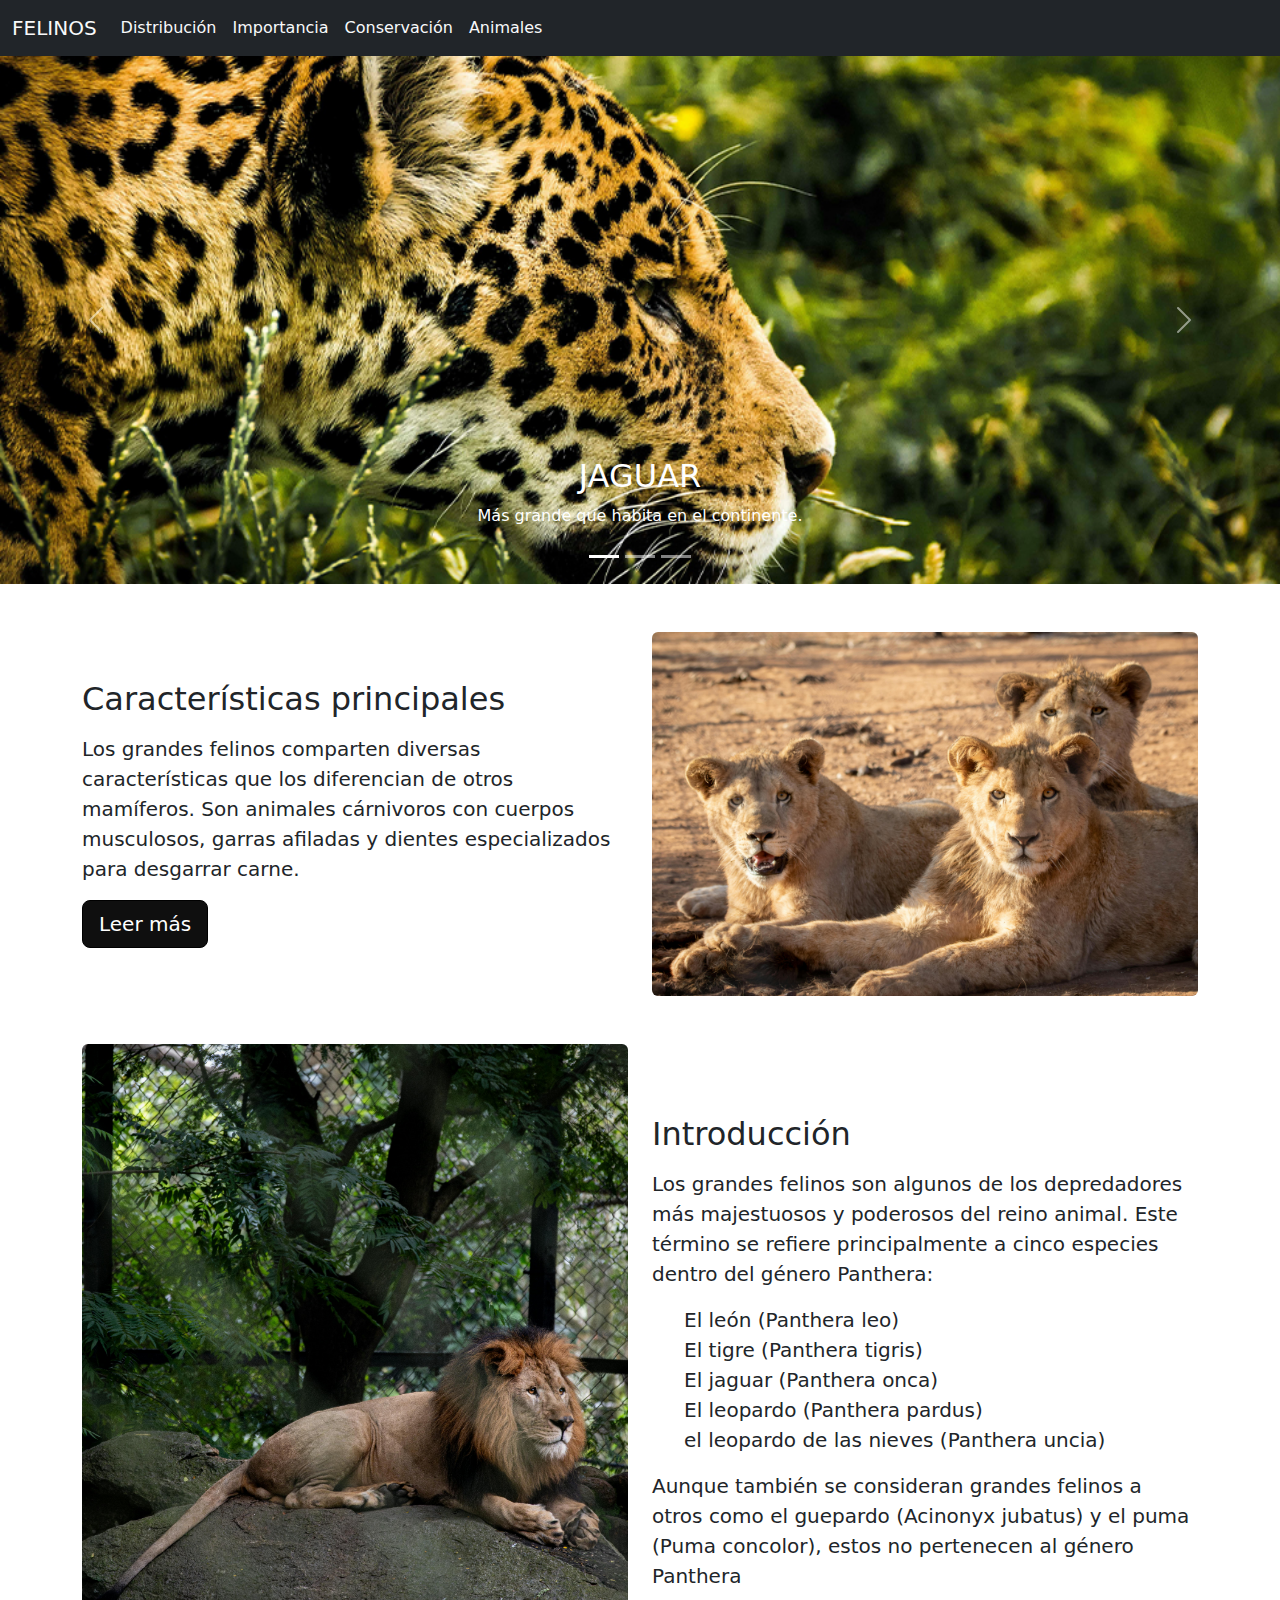
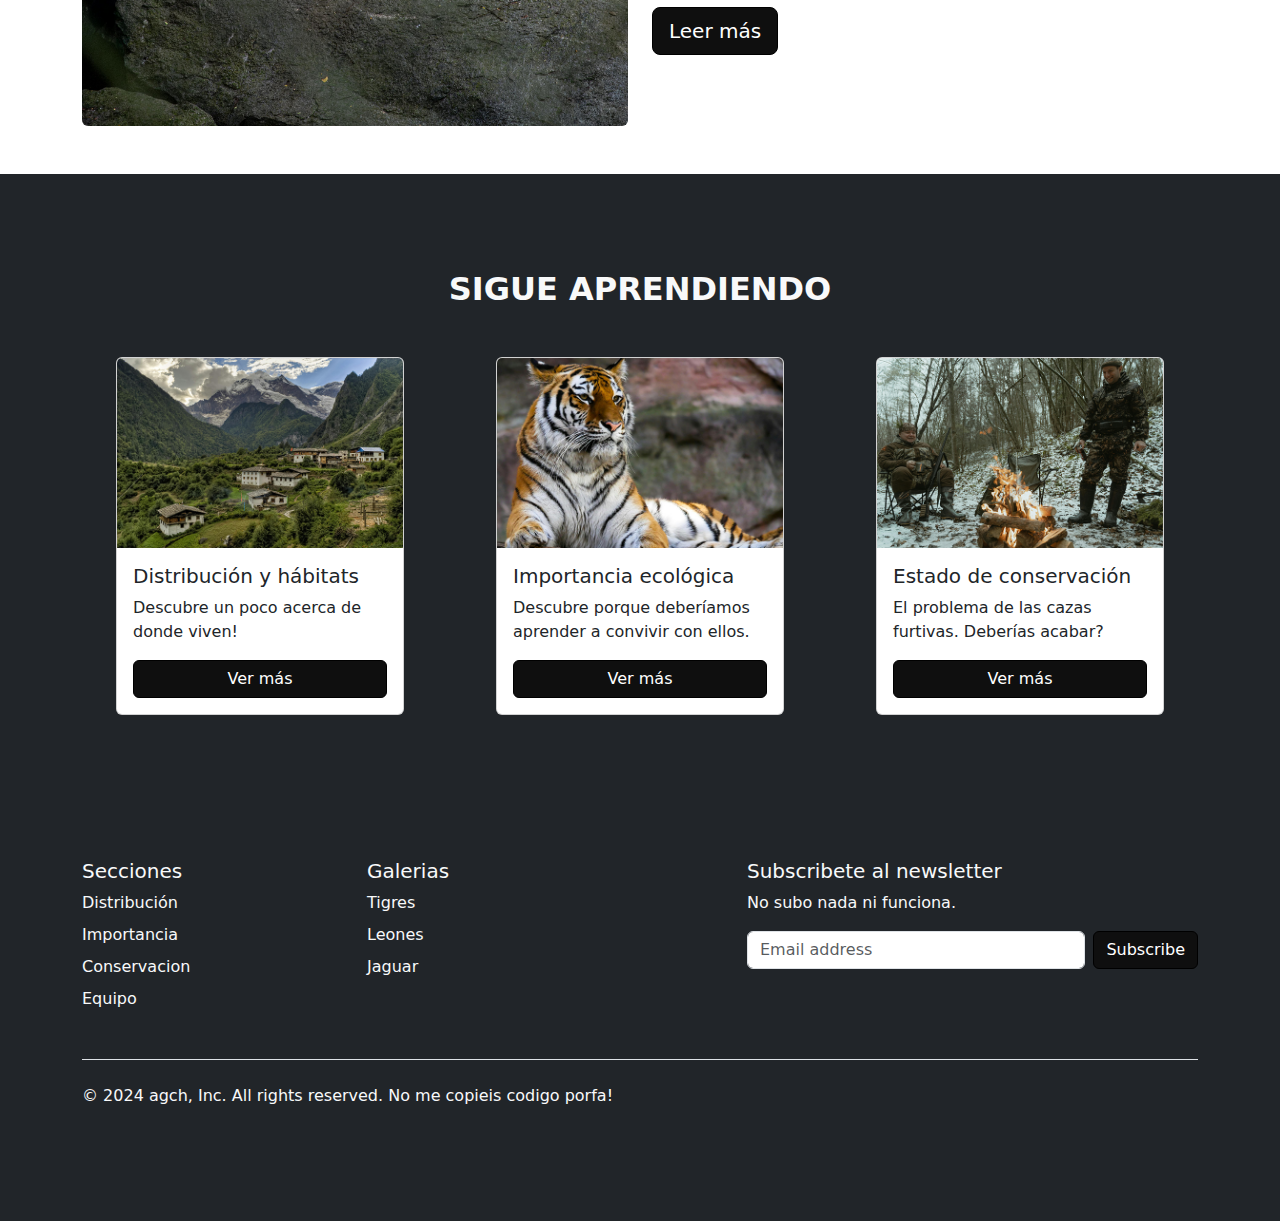
<file: index.html>
<!doctype html>
<html lang="en">

<head>
  <meta charset="utf-8">
  <meta name="viewport" content="width=device-width, initial-scale=1">
  <title>Inicio</title>
  <link rel="stylesheet" href="css/styles.css">
  <link href="https://cdn.jsdelivr.net/npm/bootstrap@5.3.3/dist/css/bootstrap.min.css" rel="stylesheet"
    integrity="sha384-QWTKZyjpPEjISv5WaRU9OFeRpok6YctnYmDr5pNlyT2bRjXh0JMhjY6hW+ALEwIH" crossorigin="anonymous">
</head>

<body>
  <header>
    <nav class="navbar navbar-expand-lg bg-dark">
        <div class="container-fluid">
            <a class="navbar-brand text-light" href="index.html">FELINOS</a>
            <button class="navbar-toggler" type="button" data-bs-toggle="collapse" data-bs-target="#navbarNav"
                aria-controls="navbarNav" aria-expanded="false" aria-label="Toggle navigation">
                <span class="navbar-toggler-icon"></span>
            </button>
            <div class="collapse navbar-collapse" id="navbarNav">
                <ul class="navbar-nav">
                    <li class="nav-item">
                        <a class="nav-link active text-light" aria-current="page" href="distribucion.html">Distribución</a>
                    </li>
                    <li class="nav-item">
                        <a class="nav-link active text-light" href="importancia.html">Importancia</a>
                    </li>
                    <li class="nav-item">
                        <a class="nav-link active text-light" href="conservacion.html">Conservación</a>
                    </li>
                    <li class="nav-item">
                        <a class="nav-link active text-light" href="animales.html">Animales</a>
                    </li>
                </ul>
            </div>
        </div>
    </nav>
</header>
  <main>
    <section>
      <div id="carouselExampleCaptions" class="carousel slide">
        <div class="carousel-indicators">
          <button type="button" data-bs-target="#carouselExampleCaptions" data-bs-slide-to="0" class="active"
            aria-current="true" aria-label="Slide 1"></button>
          <button type="button" data-bs-target="#carouselExampleCaptions" data-bs-slide-to="1"
            aria-label="Slide 2"></button>
          <button type="button" data-bs-target="#carouselExampleCaptions" data-bs-slide-to="2"
            aria-label="Slide 3"></button>
        </div>
        <div class="carousel-inner">
          <div class="carousel-item active">
            <img src="img/jaguar.jpg" class="d-block w-100" alt="...">
            <div class="carousel-caption d-none d-md-block">
              <h2>JAGUAR</h2>
              <p>Más grande que habita en el continente.</p>
            </div>
          </div>
          <div class="carousel-item">
            <img src="img/leon.jpg" class="d-block w-100" alt="...">
            <div class="carousel-caption d-none d-md-block">
              <h2>LEON</h2>
              <p>El Rey de la selva.</p>
            </div>
          </div>
          <div class="carousel-item">
            <img src="img/tigre.jpg" class="d-block w-100" alt="...">
            <div class="carousel-caption d-none d-md-block">
              <h2>TIGRE</h2>
              <p>Vulnerables a la extinción.</p>
            </div>
          </div>
        </div>
        <button class="carousel-control-prev" type="button" data-bs-target="#carouselExampleCaptions"
          data-bs-slide="prev">
          <span class="carousel-control-prev-icon" aria-hidden="true"></span>
          <span class="visually-hidden">Previous</span>
        </button>
        <button class="carousel-control-next" type="button" data-bs-target="#carouselExampleCaptions"
          data-bs-slide="next">
          <span class="carousel-control-next-icon" aria-hidden="true"></span>
          <span class="visually-hidden">Next</span>
        </button>
      </div>
    </section>

    <section>
      <div class="container my-5">
        <div class="row align-items-center">
          <!-- Texto -->
          <div class="col-md-6">
            <h2 class="mb-3">Características principales</h2>
            <p class="lead">Los grandes felinos comparten diversas características que los diferencian de otros
              mamíferos. Son animales cárnivoros con cuerpos musculosos, garras afiladas y dientes especializados para
              desgarrar carne. </p>
            <a tabindex="0" class="btn btn-lg btn-primary" role="button" data-bs-toggle="popover"
              data-bs-trigger="focus" data-bs-title="Dismissible popover"
              data-bs-content="And here's some amazing content. It's very engaging. Right?">Leer más</a>
          </div>
          <!-- Imagen -->
          <div class="col-md-6">
            <img src="img/grupoDeFelinos.jpg" alt="Imagen de ejemplo" class="img-fluid rounded">
          </div>
        </div>
      </div>
    </section>

    <section>
      <div class="container my-5">
        <div class="row align-items-center">
          <!-- Imagen -->
          <div class="col-md-6">
            <img src="img/LeonPosa.jpg" alt="Imagen de ejemplo" class="img-fluid rounded">
          </div>
          <!-- Texto -->
          <div class="col-md-6">
            <h2 class="mb-3">Introducción</h2>
            <p class="lead">Los grandes felinos son algunos de los depredadores más majestuosos y poderosos del reino
              animal. Este término se refiere principalmente a cinco especies dentro del género Panthera: </p>
            <ul class="lead">
              <li>El león (Panthera leo)</li>
              <li>El tigre (Panthera tigris)</li>
              <li>El jaguar (Panthera onca)</li>
              <li>El leopardo (Panthera pardus)</li>
              <li>el leopardo de las nieves (Panthera uncia)</li>
            </ul>
            <p class="lead">Aunque también se consideran grandes felinos a otros como el guepardo (Acinonyx jubatus) y
              el puma (Puma concolor), estos no pertenecen al género Panthera</p>
            <a tabindex="0" class="btn btn-lg btn-primary" role="button" data-bs-toggle="popover"
              data-bs-trigger="focus" data-bs-title="Dismissible popover"
              data-bs-content="And here's some amazing content. It's very engaging. Right?">Leer más</a>
          </div>
        </div>
      </div>
    </section>

    <section class="bg-dark py-5">
      <div class="container my-5">
        <h2 class="text-center my-5 fw-bold text-light">SIGUE APRENDIENDO</h2>
        <div class="row g-4 d-flex justify-content-around">
          <div class="card" style="width: 18rem; padding: 0 !important;">
            <img src="img/himalaya.jpg" class="card-img-top" alt="...">
            <div class="card-body">
              <h5 class="card-title">Distribución y hábitats</h5>
              <p class="card-text">Descubre un poco acerca de donde viven!</p>
              <a href="distribucion.html" class="btn btn-primary">Ver más</a>
            </div>
          </div>
          <div class="card" style="width: 18rem; padding: 0 !important;">
            <img src="img/tigreCard.jpg" class="card-img-top" alt="...">
            <div class="card-body">
              <h5 class="card-title">Importancia ecológica</h5>
              <p class="card-text">Descubre porque deberíamos aprender a convivir con ellos.</p>
              <a href="importancia.html" class="btn btn-primary">Ver más</a>
            </div>
          </div>
          <div class="card" style="width: 18rem; padding: 0 !important;">
            <img src="img/cazadores.jpg" class="card-img-top" alt="...">
            <div class="card-body">
              <h5 class="card-title">Estado de conservación</h5>
              <p class="card-text">El problema de las cazas furtivas. Deberías acabar?</p>
              <a href="conservacion.html" class="btn btn-primary">Ver más</a>
            </div>
          </div>
        </div>
      </div>
    </section>



  </main>

  <footer class=" bg-dark ">
    <div class="container text-light">
        <div class="py-5">
            <div class="row">
                <div class="col-6 col-md-3 mb-3">
                    <h5>Secciones</h5>
                    <ul class="nav flex-column">
                        <li class="nav-item mb-2"><a href="distribucion.html"
                                class="nav-link p-0 text-light">Distribución</a>
                        </li>
                        <li class="nav-item mb-2"><a href="importancia.html"
                                class="nav-link p-0 text-light">Importancia</a>
                        </li>
                        <li class="nav-item mb-2"><a href="conservacion.html" class="nav-link p-0 text-light">Conservacion</a>
                        </li>
                        <li class="nav-item mb-2"><a href="equipo.html"
                                class="nav-link p-0 text-light">Equipo</a>
                        </li>
                    </ul>
                </div>

                <div class="col-6 col-md-3 mb-3">
                    <h5>Galerias</h5>
                    <ul class="nav flex-column">
                        <li class="nav-item mb-2"><a href="tigre.html" class="nav-link p-0 text-light">Tigres</a>
                        </li>
                        <li class="nav-item mb-2"><a href="leon.html" class="nav-link p-0 text-light">Leones</a>
                        </li>
                        <li class="nav-item mb-2"><a href="jaguar.html" class="nav-link p-0 text-light">Jaguar</a>
                        </li>
                    </ul>
                </div>

                <div class="col-md-5 offset-md-1 mb-3">
                    <form>
                        <h5>Subscribete al newsletter</h5>
                        <p>No subo nada ni funciona.</p>
                        <div class="d-flex flex-column flex-sm-row w-100 gap-2">
                            <label for="newsletter1" class="visually-hidden">Email address</label>
                            <input id="newsletter1" type="text" class="form-control" placeholder="Email address">
                            <button class="btn btn-primary" type="button">Subscribe</button>
                        </div>
                    </form>
                </div>
            </div>

            <div class="d-flex flex-column flex-sm-row justify-content-between py-4 my-4 border-top">
                <p>© 2024 agch, Inc. All rights reserved. No me copieis codigo porfa!</p>
                <ul class="list-unstyled d-flex">
                    <li class="ms-3"><a class="link-body-emphasis" href="#"><svg class="bi" width="24" height="24">
                                <use xlink:href="#twitter"></use>
                            </svg></a></li>
                    <li class="ms-3"><a class="link-body-emphasis" href="#"><svg class="bi" width="24" height="24">
                                <use xlink:href="#instagram"></use>
                            </svg></a></li>
                    <li class="ms-3"><a class="link-body-emphasis" href="#"><svg class="bi" width="24" height="24">
                                <use xlink:href="#facebook"></use>
                            </svg></a></li>
                </ul>
            </div>
        </div>
    </div>
</footer>
  <script src="https://cdn.jsdelivr.net/npm/bootstrap@5.3.3/dist/js/bootstrap.bundle.min.js"
    integrity="sha384-YvpcrYf0tY3lHB60NNkmXc5s9fDVZLESaAA55NDzOxhy9GkcIdslK1eN7N6jIeHz"
    crossorigin="anonymous"></script>
  <script>
    const popover = new bootstrap.Popover('.popover-dismiss', {
      trigger: 'focus'
    })
  </script>
</body>

</html>
</file>
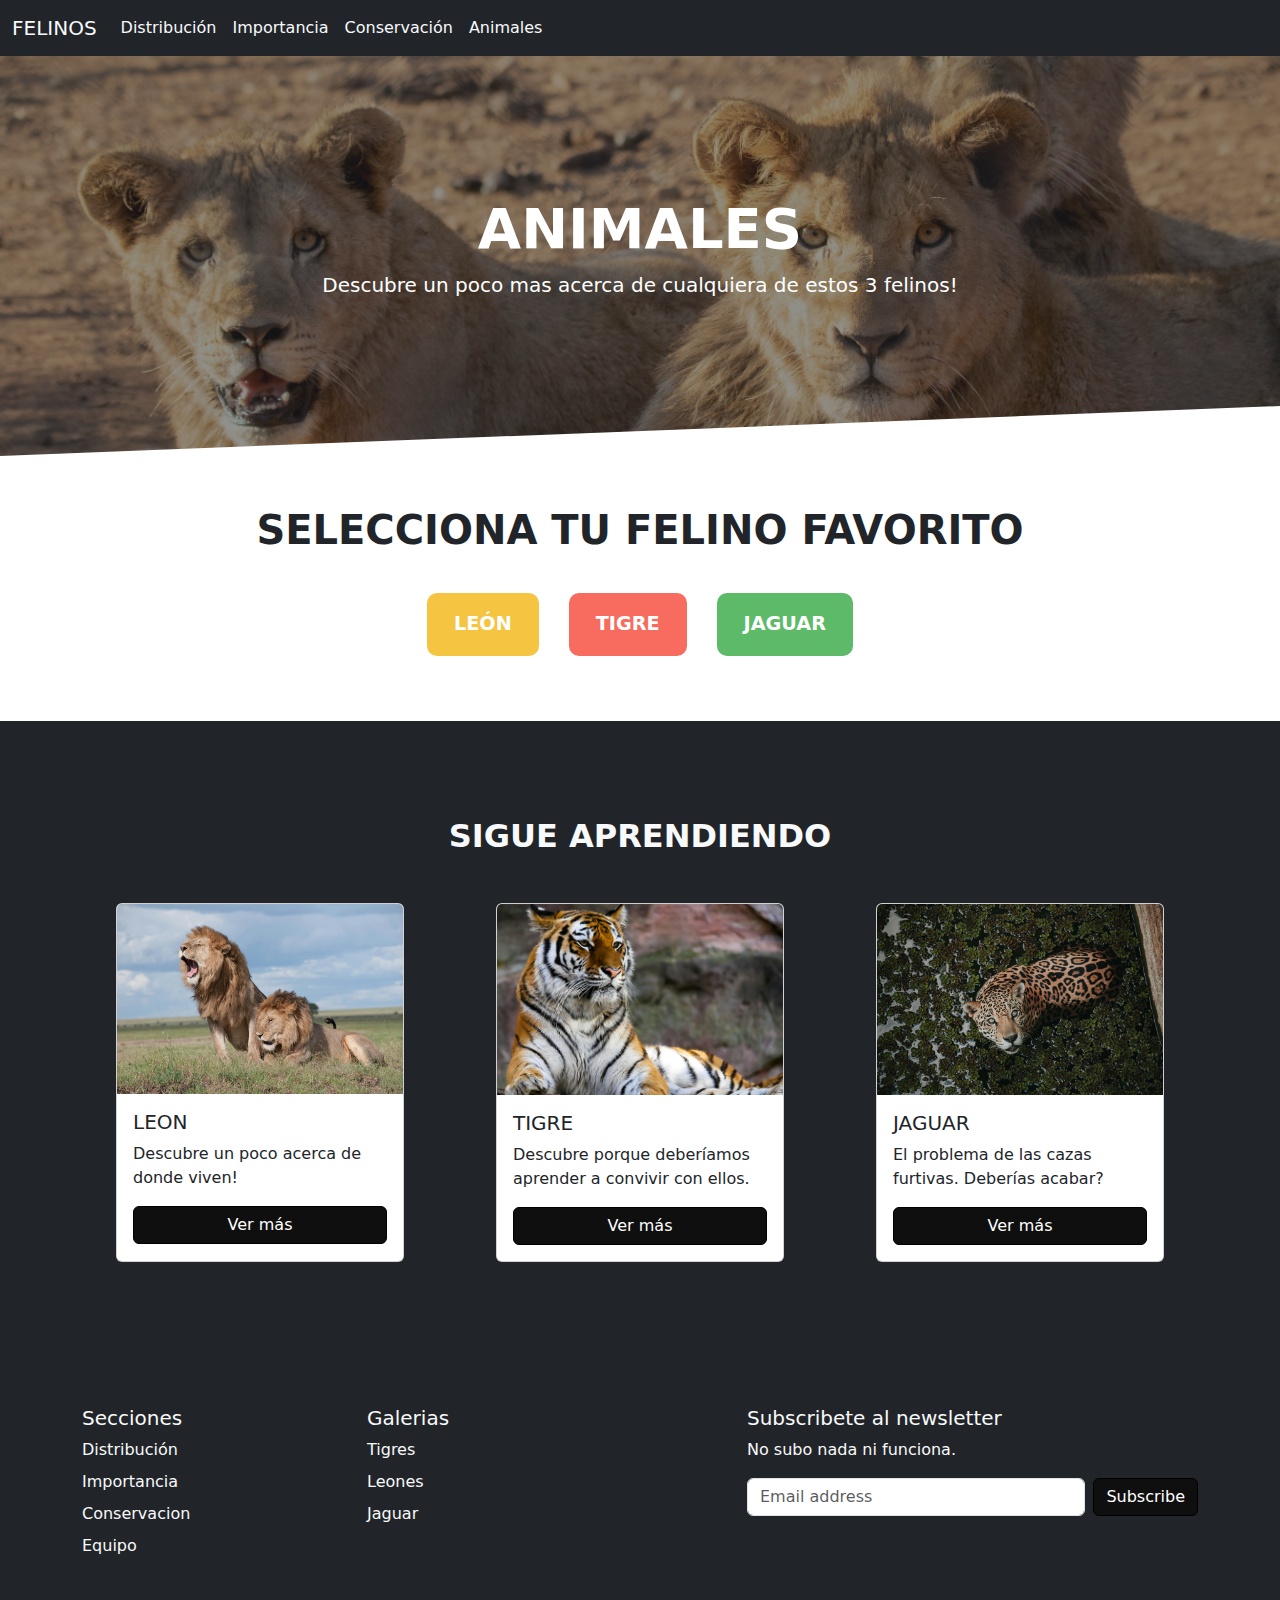
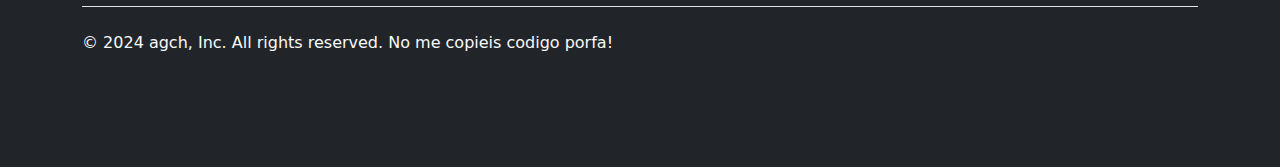
<file: animales.html>
<!DOCTYPE html>
<html lang="en">

<head>
    <meta charset="UTF-8">
    <meta name="viewport" content="width=device-width, initial-scale=1.0">
    <title>Document</title>
    <link rel="stylesheet" href="css/styles.css">
    <link href="https://cdn.jsdelivr.net/npm/bootstrap@5.3.3/dist/css/bootstrap.min.css" rel="stylesheet"
        integrity="sha384-QWTKZyjpPEjISv5WaRU9OFeRpok6YctnYmDr5pNlyT2bRjXh0JMhjY6hW+ALEwIH" crossorigin="anonymous">
</head>

<body>
    <header>
        <nav class="navbar navbar-expand-lg bg-dark">
            <div class="container-fluid">
                <a class="navbar-brand text-light" href="index.html">FELINOS</a>
                <button class="navbar-toggler" type="button" data-bs-toggle="collapse" data-bs-target="#navbarNav"
                    aria-controls="navbarNav" aria-expanded="false" aria-label="Toggle navigation">
                    <span class="navbar-toggler-icon"></span>
                </button>
                <div class="collapse navbar-collapse" id="navbarNav">
                    <ul class="navbar-nav">
                        <li class="nav-item">
                            <a class="nav-link active text-light" aria-current="page"
                                href="distribucion.html">Distribución</a>
                        </li>
                        <li class="nav-item">
                            <a class="nav-link active text-light" href="importancia.html">Importancia</a>
                        </li>
                        <li class="nav-item">
                            <a class="nav-link active text-light" href="conservacion.html">Conservación</a>
                        </li>
                        <li class="nav-item">
                            <a class="nav-link active text-light" href="animales.html">Animales</a>
                        </li>
                    </ul>
                </div>
            </div>
        </nav>
    </header>

    <main>
        <section>
            <!-- Banner -->
            <div class="container-fluid p-0">
                <div class="bannerAnim position-relative text-center text-white">

                    <!-- Capa de superposición -->
                    <div class="position-absolute top-0 start-0 w-100 h-100 bg-dark opacity-50"></div>

                    <!-- Contenido del banner -->
                    <div class="position-absolute top-50 start-50 translate-middle">
                        <h1 class="display-4 fw-bold">ANIMALES</h1>
                        <p class="lead">Descubre un poco mas acerca de cualquiera de estos 3 felinos!
                        </p>
                    </div>
                </div>
            </div>
        </section>
        <section>
            <div class="container menu-container">
                <h1 class="mb-4 text-uppercase fw-bolder">Selecciona tu Felino Favorito</h1>
                <div class="d-flex justify-content-center flex-wrap">
                    <!-- León -->
                    <a href="leon.html" class="menu-option leon">León</a>
                    <!-- Tigre -->
                    <a href="tigre.html" class="menu-option tigre" >Tigre</a>
                    <!-- Jaguar -->
                    <a href="jaguar.html" class="menu-option jaguar">Jaguar</a>
                </div>
            </div>
        </section>

        <section class="bg-dark py-5">
            <div class="container my-5">
              <h2 class="text-center my-5 fw-bold text-light">SIGUE APRENDIENDO</h2>
              <div class="row g-4 d-flex justify-content-around">
                <div class="card" style="width: 18rem; padding: 0 !important;">
                  <img src="img/leon2.jpg" class="card-img-top" alt="...">
                  <div class="card-body">
                    <h5 class="card-title">LEON</h5>
                    <p class="card-text">Descubre un poco acerca de donde viven!</p>
                    <a href="leon.html" class="btn btn-primary">Ver más</a>
                  </div>
                </div>
                <div class="card" style="width: 18rem; padding: 0 !important;">
                  <img src="img/tigreCard.jpg" class="card-img-top" alt="...">
                  <div class="card-body">
                    <h5 class="card-title">TIGRE</h5>
                    <p class="card-text">Descubre porque deberíamos aprender a convivir con ellos.</p>
                    <a href="tigre.html" class="btn btn-primary">Ver más</a>
                  </div>
                </div>
                <div class="card" style="width: 18rem; padding: 0 !important;">
                  <img src="img/jaguarrr (1).jpg" class="card-img-top" alt="...">
                  <div class="card-body">
                    <h5 class="card-title">JAGUAR</h5>
                    <p class="card-text">El problema de las cazas furtivas. Deberías acabar?</p>
                    <a href="jaguar.html" class="btn btn-primary">Ver más</a>
                  </div>
                </div>
              </div>
            </div>
          </section>

    </main>

    <footer class=" bg-dark ">
      <div class="container text-light">
          <div class="py-5">
              <div class="row">
                  <div class="col-6 col-md-3 mb-3">
                      <h5>Secciones</h5>
                      <ul class="nav flex-column">
                          <li class="nav-item mb-2"><a href="distribucion.html"
                                  class="nav-link p-0 text-light">Distribución</a>
                          </li>
                          <li class="nav-item mb-2"><a href="importancia.html"
                                  class="nav-link p-0 text-light">Importancia</a>
                          </li>
                          <li class="nav-item mb-2"><a href="conservacion.html" class="nav-link p-0 text-light">Conservacion</a>
                          </li>
                          <li class="nav-item mb-2"><a href="equipo.html"
                                  class="nav-link p-0 text-light">Equipo</a>
                          </li>
                      </ul>
                  </div>

                  <div class="col-6 col-md-3 mb-3">
                      <h5>Galerias</h5>
                      <ul class="nav flex-column">
                          <li class="nav-item mb-2"><a href="tigre.html" class="nav-link p-0 text-light">Tigres</a>
                          </li>
                          <li class="nav-item mb-2"><a href="leon.html" class="nav-link p-0 text-light">Leones</a>
                          </li>
                          <li class="nav-item mb-2"><a href="jaguar.html" class="nav-link p-0 text-light">Jaguar</a>
                          </li>
                      </ul>
                  </div>

                  <div class="col-md-5 offset-md-1 mb-3">
                      <form>
                          <h5>Subscribete al newsletter</h5>
                          <p>No subo nada ni funciona.</p>
                          <div class="d-flex flex-column flex-sm-row w-100 gap-2">
                              <label for="newsletter1" class="visually-hidden">Email address</label>
                              <input id="newsletter1" type="text" class="form-control" placeholder="Email address">
                              <button class="btn btn-primary" type="button">Subscribe</button>
                          </div>
                      </form>
                  </div>
              </div>

              <div class="d-flex flex-column flex-sm-row justify-content-between py-4 my-4 border-top">
                  <p>© 2024 agch, Inc. All rights reserved. No me copieis codigo porfa!</p>
                  <ul class="list-unstyled d-flex">
                      <li class="ms-3"><a class="link-body-emphasis" href="#"><svg class="bi" width="24" height="24">
                                  <use xlink:href="#twitter"></use>
                              </svg></a></li>
                      <li class="ms-3"><a class="link-body-emphasis" href="#"><svg class="bi" width="24" height="24">
                                  <use xlink:href="#instagram"></use>
                              </svg></a></li>
                      <li class="ms-3"><a class="link-body-emphasis" href="#"><svg class="bi" width="24" height="24">
                                  <use xlink:href="#facebook"></use>
                              </svg></a></li>
                  </ul>
              </div>
          </div>
      </div>
  </footer>
</body>

</html>
</file>
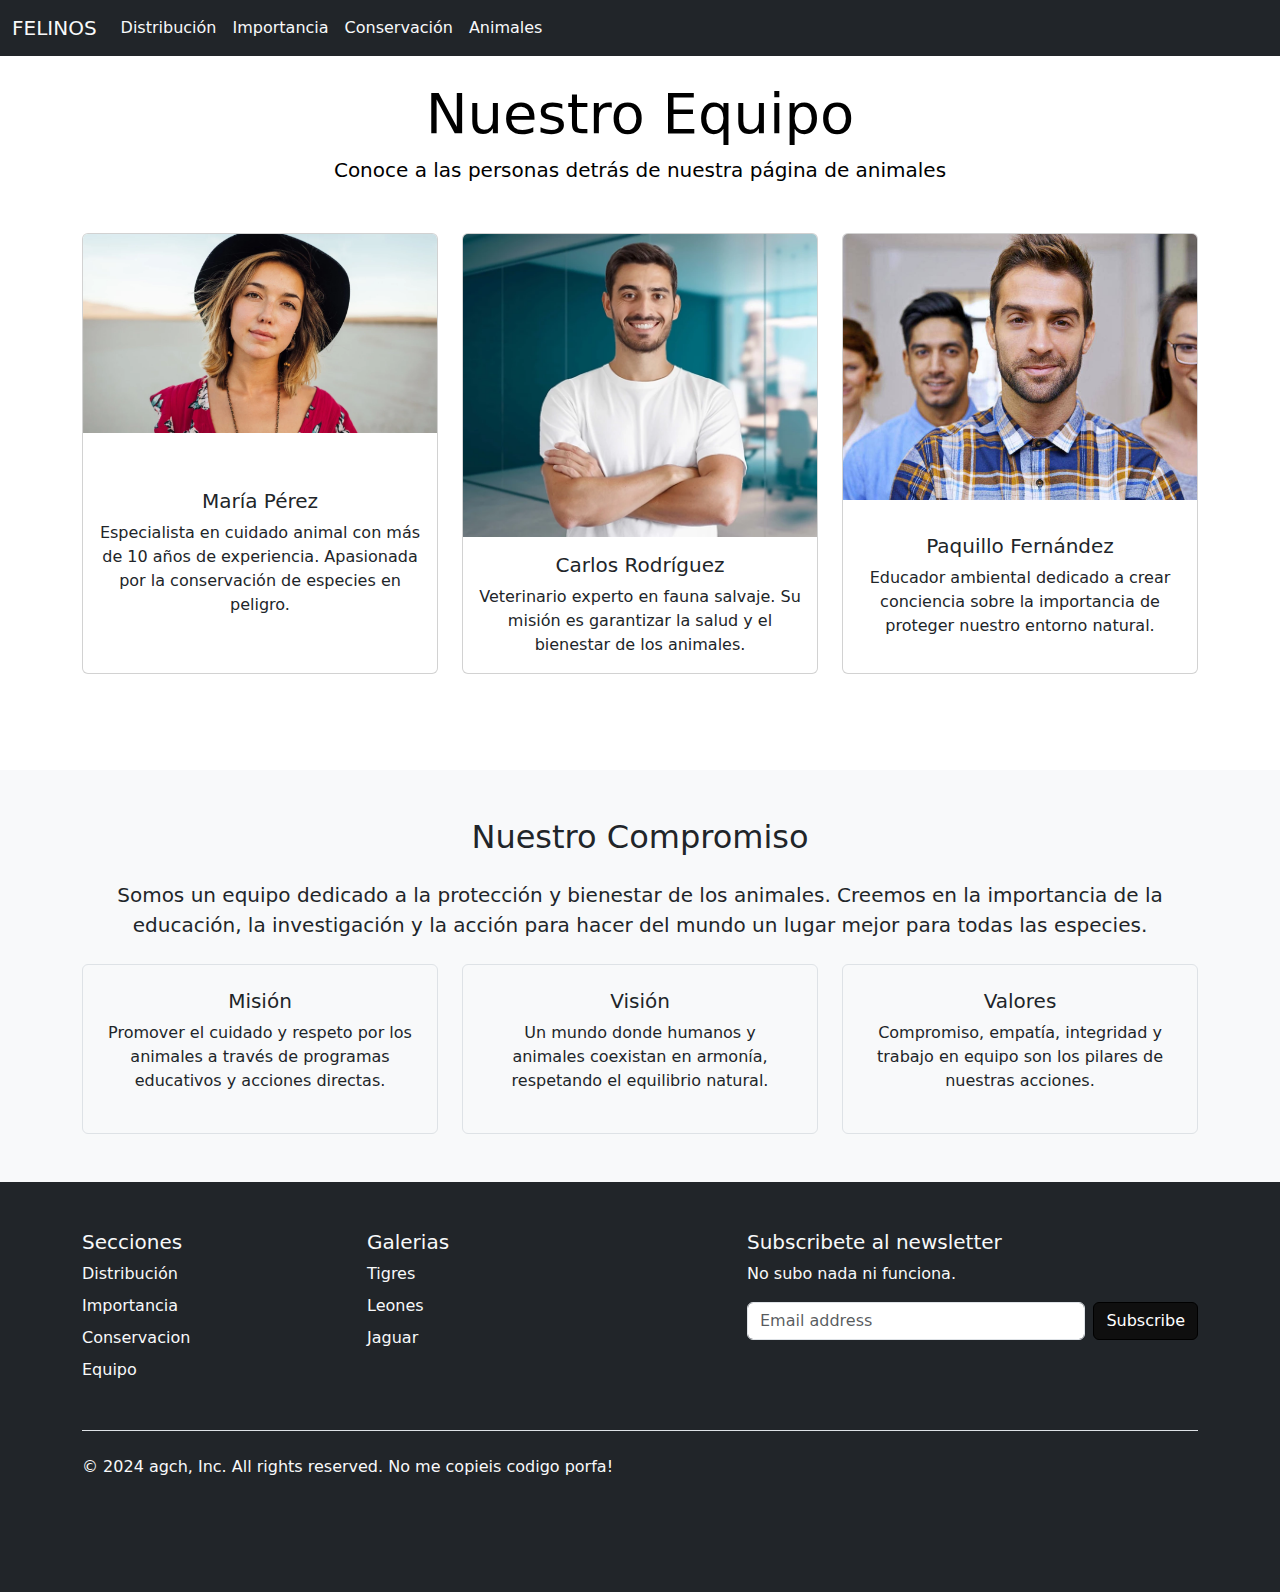
<file: equipo.html>
<!DOCTYPE html>
<html lang="en">

<head>
    <meta charset="UTF-8">
    <meta name="viewport" content="width=device-width, initial-scale=1.0">
    <title>Distribucion</title>
    <link rel="stylesheet" href="css/styles.css">
    <link href="https://cdn.jsdelivr.net/npm/bootstrap@5.3.3/dist/css/bootstrap.min.css" rel="stylesheet"
        integrity="sha384-QWTKZyjpPEjISv5WaRU9OFeRpok6YctnYmDr5pNlyT2bRjXh0JMhjY6hW+ALEwIH" crossorigin="anonymous">
</head>

<body>
    <header>
        <nav class="navbar navbar-expand-lg bg-dark">
            <div class="container-fluid">
                <a class="navbar-brand text-light" href="index.html">FELINOS</a>
                <button class="navbar-toggler" type="button" data-bs-toggle="collapse" data-bs-target="#navbarNav"
                    aria-controls="navbarNav" aria-expanded="false" aria-label="Toggle navigation">
                    <span class="navbar-toggler-icon"></span>
                </button>
                <div class="collapse navbar-collapse" id="navbarNav">
                    <ul class="navbar-nav">
                        <li class="nav-item">
                            <a class="nav-link active text-light" aria-current="page" href="distribucion.html">Distribución</a>
                        </li>
                        <li class="nav-item">
                            <a class="nav-link active text-light" href="importancia.html">Importancia</a>
                        </li>
                        <li class="nav-item">
                            <a class="nav-link active text-light" href="conservacion.html">Conservación</a>
                        </li>
                        <li class="nav-item">
                            <a class="nav-link active text-light" href="animales.html">Animales</a>
                        </li>
                    </ul>
                </div>
            </div>
        </nav>
    </header>
    <main>
        <section class="text-black py-4">
            <div class="container text-center">
                <h1 class="display-4">Nuestro Equipo</h1>
                <p class="lead">Conoce a las personas detrás de nuestra página de animales</p>
            </div>
        </header>
    
        <main class="container my-5">
            <div class="row">
                <!-- Miembro 1 -->
                <div class="col-md-4 mb-4">
                    <div class="card h-100 text-center">
                        <img src="img/p1.webp" class="card-img-top" alt="Foto del miembro">
                        <div class="card-body">
                            <h5 class="card-title">María Pérez</h5>
                            <p class="card-text">Especialista en cuidado animal con más de 10 años de experiencia. Apasionada por la conservación de especies en peligro.</p>
                        </div>
                    </div>
                </div>
    
                <!-- Miembro 2 -->
                <div class="col-md-4 mb-4">
                    <div class="card h-100 text-center">
                        <img src="img/p2.webp" class="card-img-top" alt="Foto del miembro">
                        <div class="card-body">
                            <h5 class="card-title">Carlos Rodríguez</h5>
                            <p class="card-text">Veterinario experto en fauna salvaje. Su misión es garantizar la salud y el bienestar de los animales.</p>
                        </div>
                    </div>
                </div>
    
                <!-- Miembro 3 -->
                <div class="col-md-4 mb-4">
                    <div class="card h-100 text-center">
                        <img src="img/p3.jpg" class="card-img-top" alt="Foto del miembro">
                        <div class="card-body">
                            <h5 class="card-title">Paquillo Fernández</h5>
                            <p class="card-text">Educador ambiental dedicado a crear conciencia sobre la importancia de proteger nuestro entorno natural.</p>
                        </div>
                    </div>
                </div>
            </div>
        </section>
        <section class="bg-light py-5">
            <div class="container text-center">
                <h2 class="mb-4">Nuestro Compromiso</h2>
                <p class="lead">Somos un equipo dedicado a la protección y bienestar de los animales. Creemos en la importancia de la educación, la investigación y la acción para hacer del mundo un lugar mejor para todas las especies.</p>
                <div class="row mt-4">
                    <div class="col-md-4">
                        <div class="p-4 border rounded">
                            <h5>Misión</h5>
                            <p>Promover el cuidado y respeto por los animales a través de programas educativos y acciones directas.</p>
                        </div>
                    </div>
                    <div class="col-md-4">
                        <div class="p-4 border rounded">
                            <h5>Visión</h5>
                            <p>Un mundo donde humanos y animales coexistan en armonía, respetando el equilibrio natural.</p>
                        </div>
                    </div>
                    <div class="col-md-4">
                        <div class="p-4 border rounded">
                            <h5>Valores</h5>
                            <p>Compromiso, empatía, integridad y trabajo en equipo son los pilares de nuestras acciones.</p>
                        </div>
                    </div>
                </div>
            </div>
        </section>
    </main>
    <footer class=" bg-dark ">
        <div class="container text-light">
            <div class="py-5">
                <div class="row">
                    <div class="col-6 col-md-3 mb-3">
                        <h5>Secciones</h5>
                        <ul class="nav flex-column">
                            <li class="nav-item mb-2"><a href="distribucion.html"
                                    class="nav-link p-0 text-light">Distribución</a>
                            </li>
                            <li class="nav-item mb-2"><a href="importancia.html"
                                    class="nav-link p-0 text-light">Importancia</a>
                            </li>
                            <li class="nav-item mb-2"><a href="conservacion.html" class="nav-link p-0 text-light">Conservacion</a>
                            </li>
                            <li class="nav-item mb-2"><a href="equipo.html"
                                    class="nav-link p-0 text-light">Equipo</a>
                            </li>
                        </ul>
                    </div>

                    <div class="col-6 col-md-3 mb-3">
                        <h5>Galerias</h5>
                        <ul class="nav flex-column">
                            <li class="nav-item mb-2"><a href="tigre.html" class="nav-link p-0 text-light">Tigres</a>
                            </li>
                            <li class="nav-item mb-2"><a href="leon.html" class="nav-link p-0 text-light">Leones</a>
                            </li>
                            <li class="nav-item mb-2"><a href="jaguar.html" class="nav-link p-0 text-light">Jaguar</a>
                            </li>
                        </ul>
                    </div>

                    <div class="col-md-5 offset-md-1 mb-3">
                        <form>
                            <h5>Subscribete al newsletter</h5>
                            <p>No subo nada ni funciona.</p>
                            <div class="d-flex flex-column flex-sm-row w-100 gap-2">
                                <label for="newsletter1" class="visually-hidden">Email address</label>
                                <input id="newsletter1" type="text" class="form-control" placeholder="Email address">
                                <button class="btn btn-primary" type="button">Subscribe</button>
                            </div>
                        </form>
                    </div>
                </div>

                <div class="d-flex flex-column flex-sm-row justify-content-between py-4 my-4 border-top">
                    <p>© 2024 agch, Inc. All rights reserved. No me copieis codigo porfa!</p>
                    <ul class="list-unstyled d-flex">
                        <li class="ms-3"><a class="link-body-emphasis" href="#"><svg class="bi" width="24" height="24">
                                    <use xlink:href="#twitter"></use>
                                </svg></a></li>
                        <li class="ms-3"><a class="link-body-emphasis" href="#"><svg class="bi" width="24" height="24">
                                    <use xlink:href="#instagram"></use>
                                </svg></a></li>
                        <li class="ms-3"><a class="link-body-emphasis" href="#"><svg class="bi" width="24" height="24">
                                    <use xlink:href="#facebook"></use>
                                </svg></a></li>
                    </ul>
                </div>
            </div>
        </div>
    </footer>
    <script src="https://cdn.jsdelivr.net/npm/bootstrap@5.3.0/dist/js/bootstrap.bundle.min.js"></script>
</body>

</html>
</file>
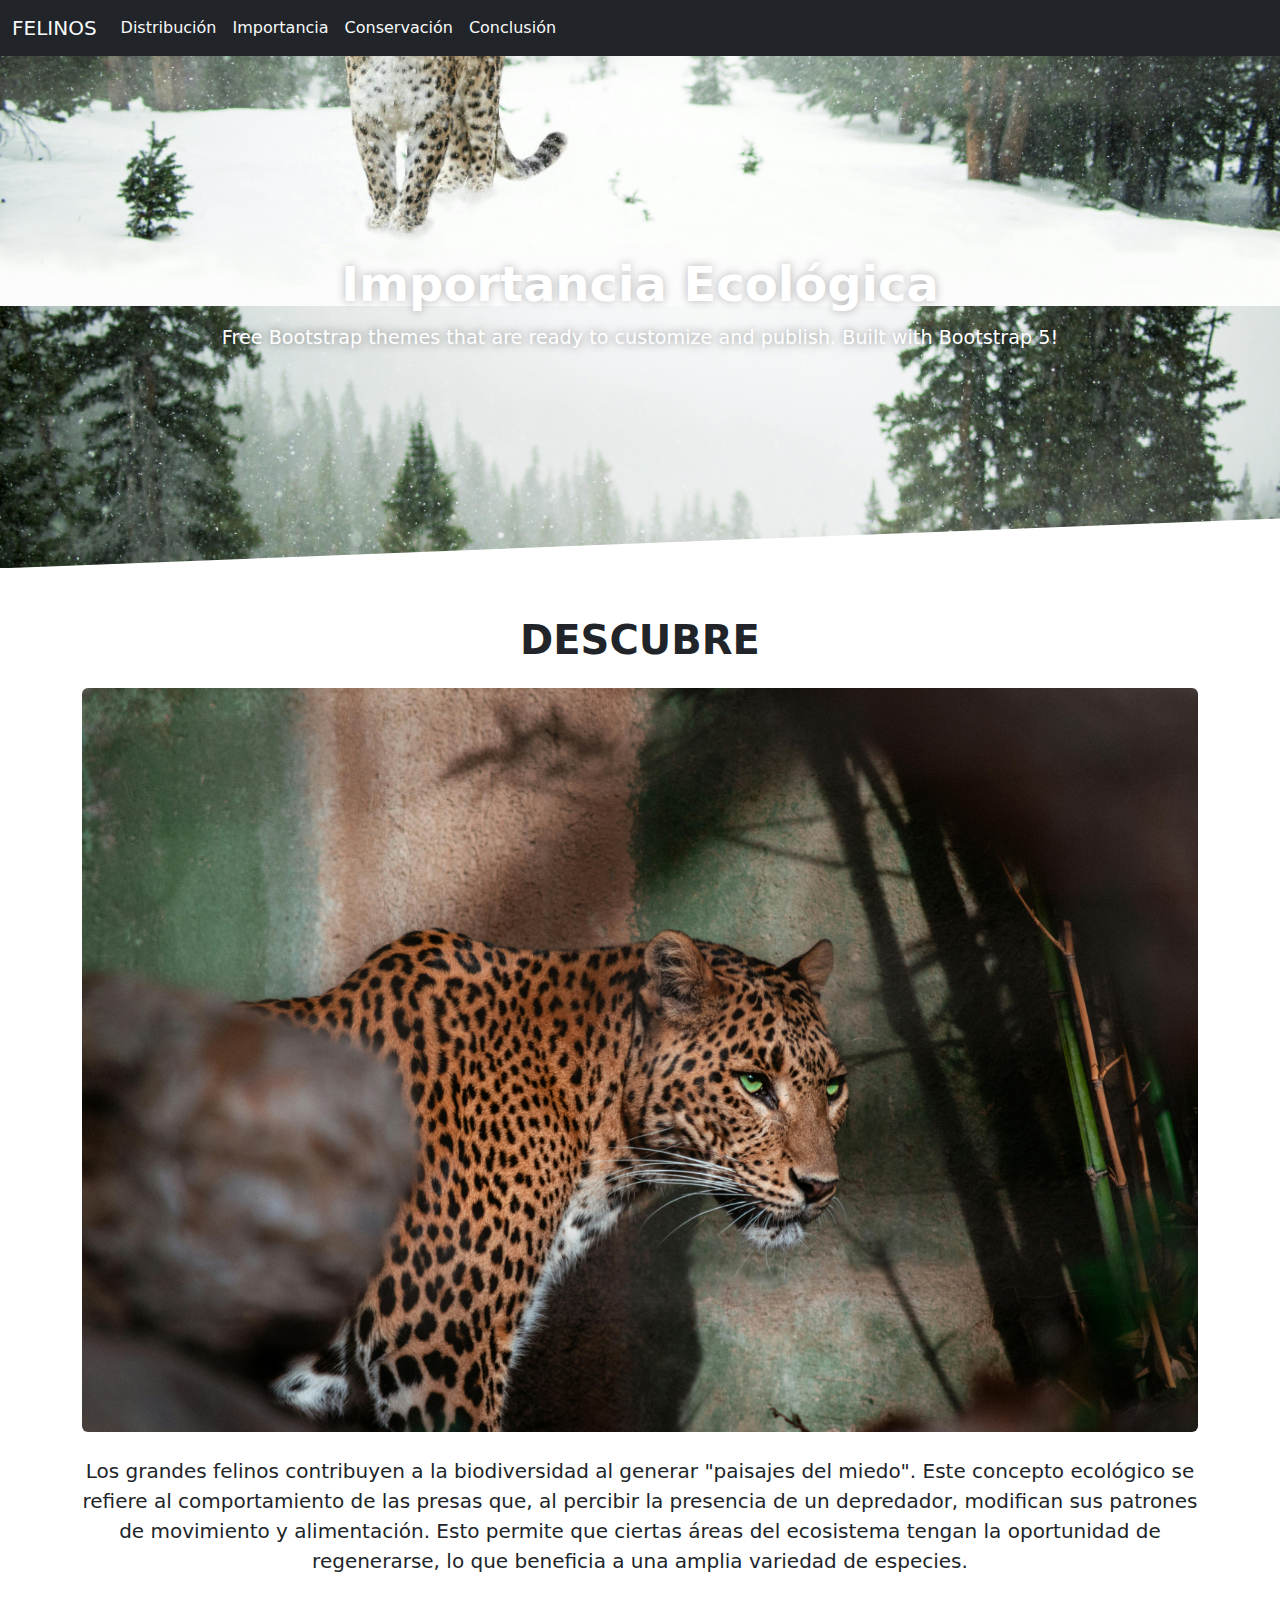
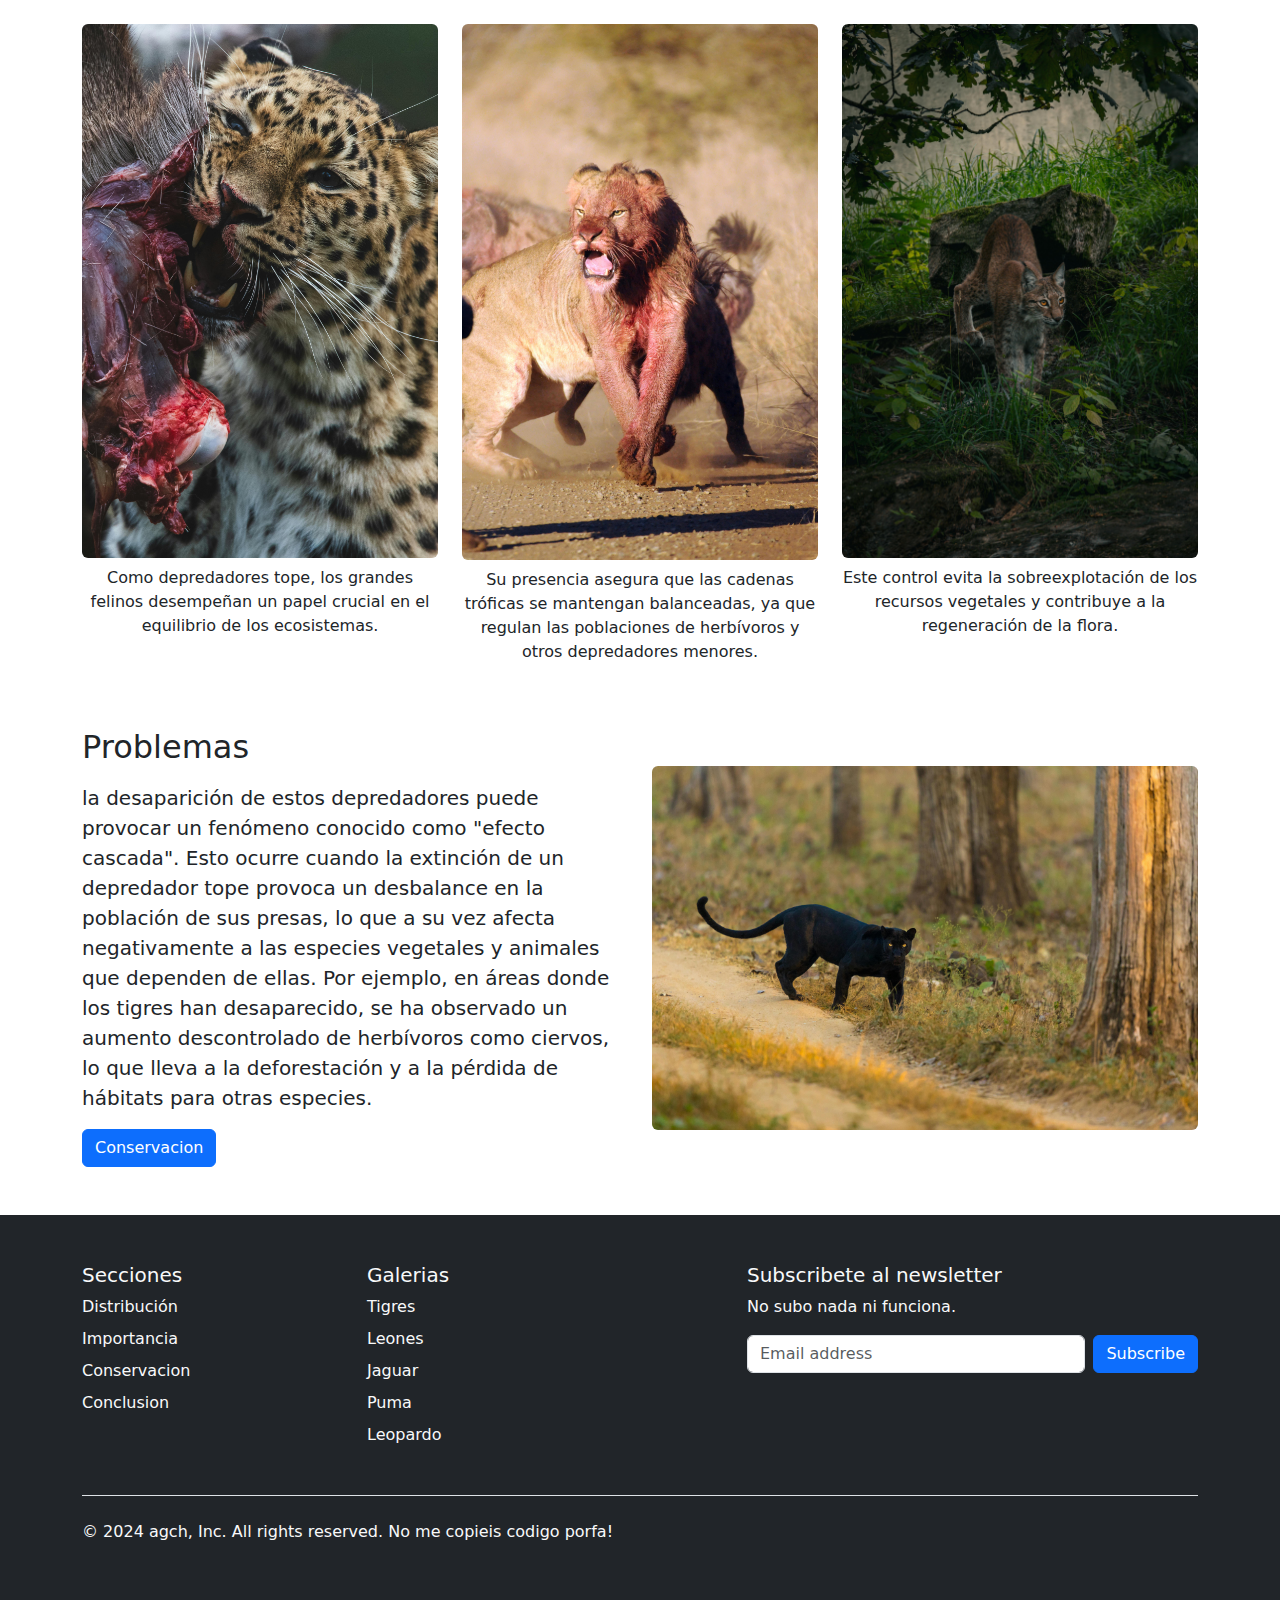
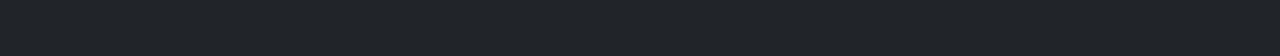
<file: importancia.html>
<!DOCTYPE html>
<html lang="en">

<head>
    <meta charset="UTF-8">
    <meta name="viewport" content="width=device-width, initial-scale=1.0">
    <title>Document</title>
    <link href="https://cdn.jsdelivr.net/npm/bootstrap@5.3.3/dist/css/bootstrap.min.css" rel="stylesheet"
        integrity="sha384-QWTKZyjpPEjISv5WaRU9OFeRpok6YctnYmDr5pNlyT2bRjXh0JMhjY6hW+ALEwIH" crossorigin="anonymous">
    <style>
        .banner {
            position: relative;
            background-image: url('img/leopardoNieves.jpg');
            /* Cambia esta URL por tu imagen */
            background-size: cover;
            background-position: 0px -550px;
            color: white;
            padding: 200px 20px;
            text-align: center;
            overflow: hidden;
        }

        .banner::after {
            content: '';
            position: absolute;
            bottom: 0;
            left: 0;
            width: 100%;
            height: 50px;
            background: white;
            clip-path: polygon(0 100%, 100% 0, 100% 100%);
        }

        .banner h1 {
            font-size: 3rem;
            font-weight: bold;
            text-shadow: 0 0 10px rgba(0, 0, 0, 0.288);
        }

        .banner p {
            font-size: 1.2rem;
            margin-top: 10px;
            text-shadow: 0 0 10px rgba(0, 0, 0, 0.527);
        }
    </style>
</head>

<body>
    <header>
        <nav class="navbar navbar-expand-lg bg-dark">
            <div class="container-fluid">
                <a class="navbar-brand text-light" href="index.html">FELINOS</a>
                <button class="navbar-toggler" type="button" data-bs-toggle="collapse" data-bs-target="#navbarNav"
                    aria-controls="navbarNav" aria-expanded="false" aria-label="Toggle navigation">
                    <span class="navbar-toggler-icon"></span>
                </button>
                <div class="collapse navbar-collapse" id="navbarNav">
                    <ul class="navbar-nav">
                        <li class="nav-item">
                            <a class="nav-link active text-light" aria-current="page" href="distribucion.html">Distribución</a>
                        </li>
                        <li class="nav-item">
                            <a class="nav-link active text-light" href="importancia.html">Importancia</a>
                        </li>
                        <li class="nav-item">
                            <a class="nav-link active text-light" href="conservacion.html">Conservación</a>
                        </li>
                        <li class="nav-item">
                            <a class="nav-link active text-light" href="#">Conclusión</a>
                        </li>
                    </ul>
                </div>
            </div>
        </nav>
    </header>
    <main>
        <section>
            <div class="banner">
                <div class="container">
                    <h1>Importancia Ecológica</h1>
                    <p>Free Bootstrap themes that are ready to customize and publish. Built with Bootstrap 5!</p>
                </div>
            </div>
        </section>
        <section>
            <div class="container my-5">
                <div class="text-center ">
                    <!-- Título -->
                    <h1 class="mb-4 fw-bolder text-uppercase">Descubre</h1>

                    <!-- Imagen -->
                    <img src="img/leopardo.jpg" alt="Imagen de ejemplo" class="img-fluid rounded mb-4">

                    <!-- Texto -->
                    <p class="lead">
                        Los grandes felinos contribuyen a la biodiversidad al generar "paisajes del miedo". Este
                        concepto ecológico se refiere al comportamiento de las presas que, al percibir la presencia de
                        un depredador, modifican sus patrones de movimiento y alimentación. Esto permite que ciertas
                        áreas del ecosistema tengan la oportunidad de regenerarse, lo que beneficia a una amplia
                        variedad de especies.
                    </p>
                </div>
            </div>
        </section>
        <section>
            <div class="container my-5">
                <div class="row g-4">
                    <!-- Imagen 1 -->
                    <div class="col-md-4 text-center">
                        <img src="img/Caza1.jpg" alt="Imagen 1" class="img-fluid rounded">
                        <p class="mt-2">Como depredadores tope, los grandes felinos desempeñan un papel crucial en el
                            equilibrio de los ecosistemas. </p>
                    </div>

                    <!-- Imagen 2 -->
                    <div class="col-md-4 text-center">
                        <img src="img/Caza2.jpg" alt="Imagen 2" class="img-fluid rounded">
                        <p class="mt-2">Su presencia asegura que las cadenas tróficas se mantengan balanceadas, ya que
                            regulan las poblaciones de herbívoros y otros depredadores menores. </p>
                    </div>

                    <!-- Imagen 3 -->
                    <div class="col-md-4 text-center">
                        <img src="img/Caza3.jpg" alt="Imagen 3" class="img-fluid rounded">
                        <p class="mt-2">Este control evita la sobreexplotación de los recursos vegetales y contribuye a
                            la regeneración de la flora.</p>
                    </div>
                </div>
            </div>
        </section>
        <section>
            <div class="container my-5">
                <div class="row align-items-center">
                    <!-- Texto -->
                    <div class="col-md-6">
                        <h2 class="mb-3">Problemas</h2>
                        <p class="lead">la desaparición de estos depredadores puede provocar un fenómeno conocido como
                            "efecto cascada". Esto ocurre cuando la extinción de un depredador tope provoca un
                            desbalance en la población de sus presas, lo que a su vez afecta negativamente a las
                            especies vegetales y animales que dependen de ellas. Por ejemplo, en áreas donde los tigres
                            han desaparecido, se ha observado un aumento descontrolado de herbívoros como ciervos, lo
                            que lleva a la deforestación y a la pérdida de hábitats para otras especies.</p>
                        <a href="conservacion.html" class="btn btn-primary">Conservacion</a>
                    </div>
                    <!-- Imagen -->
                    <div class="col-md-6">
                        <img src="img/panteraNegra.jpg" alt="Imagen de ejemplo" class="img-fluid rounded">
                    </div>
                </div>
            </div>
        </section>

    </main>
    <footer class=" bg-dark ">
        <div class="container text-light">
            <div class="py-5">
                <div class="row">
                    <div class="col-6 col-md-3 mb-3">
                        <h5>Secciones</h5>
                        <ul class="nav flex-column">
                            <li class="nav-item mb-2"><a href="distribucion.html"
                                    class="nav-link p-0 text-light">Distribución</a>
                            </li>
                            <li class="nav-item mb-2"><a href="importancia.html"
                                    class="nav-link p-0 text-light">Importancia</a>
                            </li>
                            <li class="nav-item mb-2"><a href="conservacion.html" class="nav-link p-0 text-light">Conservacion</a>
                            </li>
                            <li class="nav-item mb-2"><a href="#"
                                    class="nav-link p-0 text-light">Conclusion</a>
                            </li>
                        </ul>
                    </div>

                    <div class="col-6 col-md-3 mb-3">
                        <h5>Galerias</h5>
                        <ul class="nav flex-column">
                            <li class="nav-item mb-2"><a href="#" class="nav-link p-0 text-light">Tigres</a>
                            </li>
                            <li class="nav-item mb-2"><a href="#" class="nav-link p-0 text-light">Leones</a>
                            </li>
                            <li class="nav-item mb-2"><a href="#" class="nav-link p-0 text-light">Jaguar</a>
                            </li>
                            <li class="nav-item mb-2"><a href="#" class="nav-link p-0 text-light">Puma</a></li>
                            <li class="nav-item mb-2"><a href="#" class="nav-link p-0 text-light">Leopardo</a>
                            </li>
                        </ul>
                    </div>

                    <div class="col-md-5 offset-md-1 mb-3">
                        <form>
                            <h5>Subscribete al newsletter</h5>
                            <p>No subo nada ni funciona.</p>
                            <div class="d-flex flex-column flex-sm-row w-100 gap-2">
                                <label for="newsletter1" class="visually-hidden">Email address</label>
                                <input id="newsletter1" type="text" class="form-control" placeholder="Email address">
                                <button class="btn btn-primary" type="button">Subscribe</button>
                            </div>
                        </form>
                    </div>
                </div>

                <div class="d-flex flex-column flex-sm-row justify-content-between py-4 my-4 border-top">
                    <p>© 2024 agch, Inc. All rights reserved. No me copieis codigo porfa!</p>
                    <ul class="list-unstyled d-flex">
                        <li class="ms-3"><a class="link-body-emphasis" href="#"><svg class="bi" width="24" height="24">
                                    <use xlink:href="#twitter"></use>
                                </svg></a></li>
                        <li class="ms-3"><a class="link-body-emphasis" href="#"><svg class="bi" width="24" height="24">
                                    <use xlink:href="#instagram"></use>
                                </svg></a></li>
                        <li class="ms-3"><a class="link-body-emphasis" href="#"><svg class="bi" width="24" height="24">
                                    <use xlink:href="#facebook"></use>
                                </svg></a></li>
                    </ul>
                </div>
            </div>
        </div>
    </footer>
    <script src="https://cdn.jsdelivr.net/npm/bootstrap@5.3.3/dist/js/bootstrap.bundle.min.js"
        integrity="sha384-YvpcrYf0tY3lHB60NNkmXc5s9fDVZLESaAA55NDzOxhy9GkcIdslK1eN7N6jIeHz"
        crossorigin="anonymous"></script>
</body>

</html>
</file>
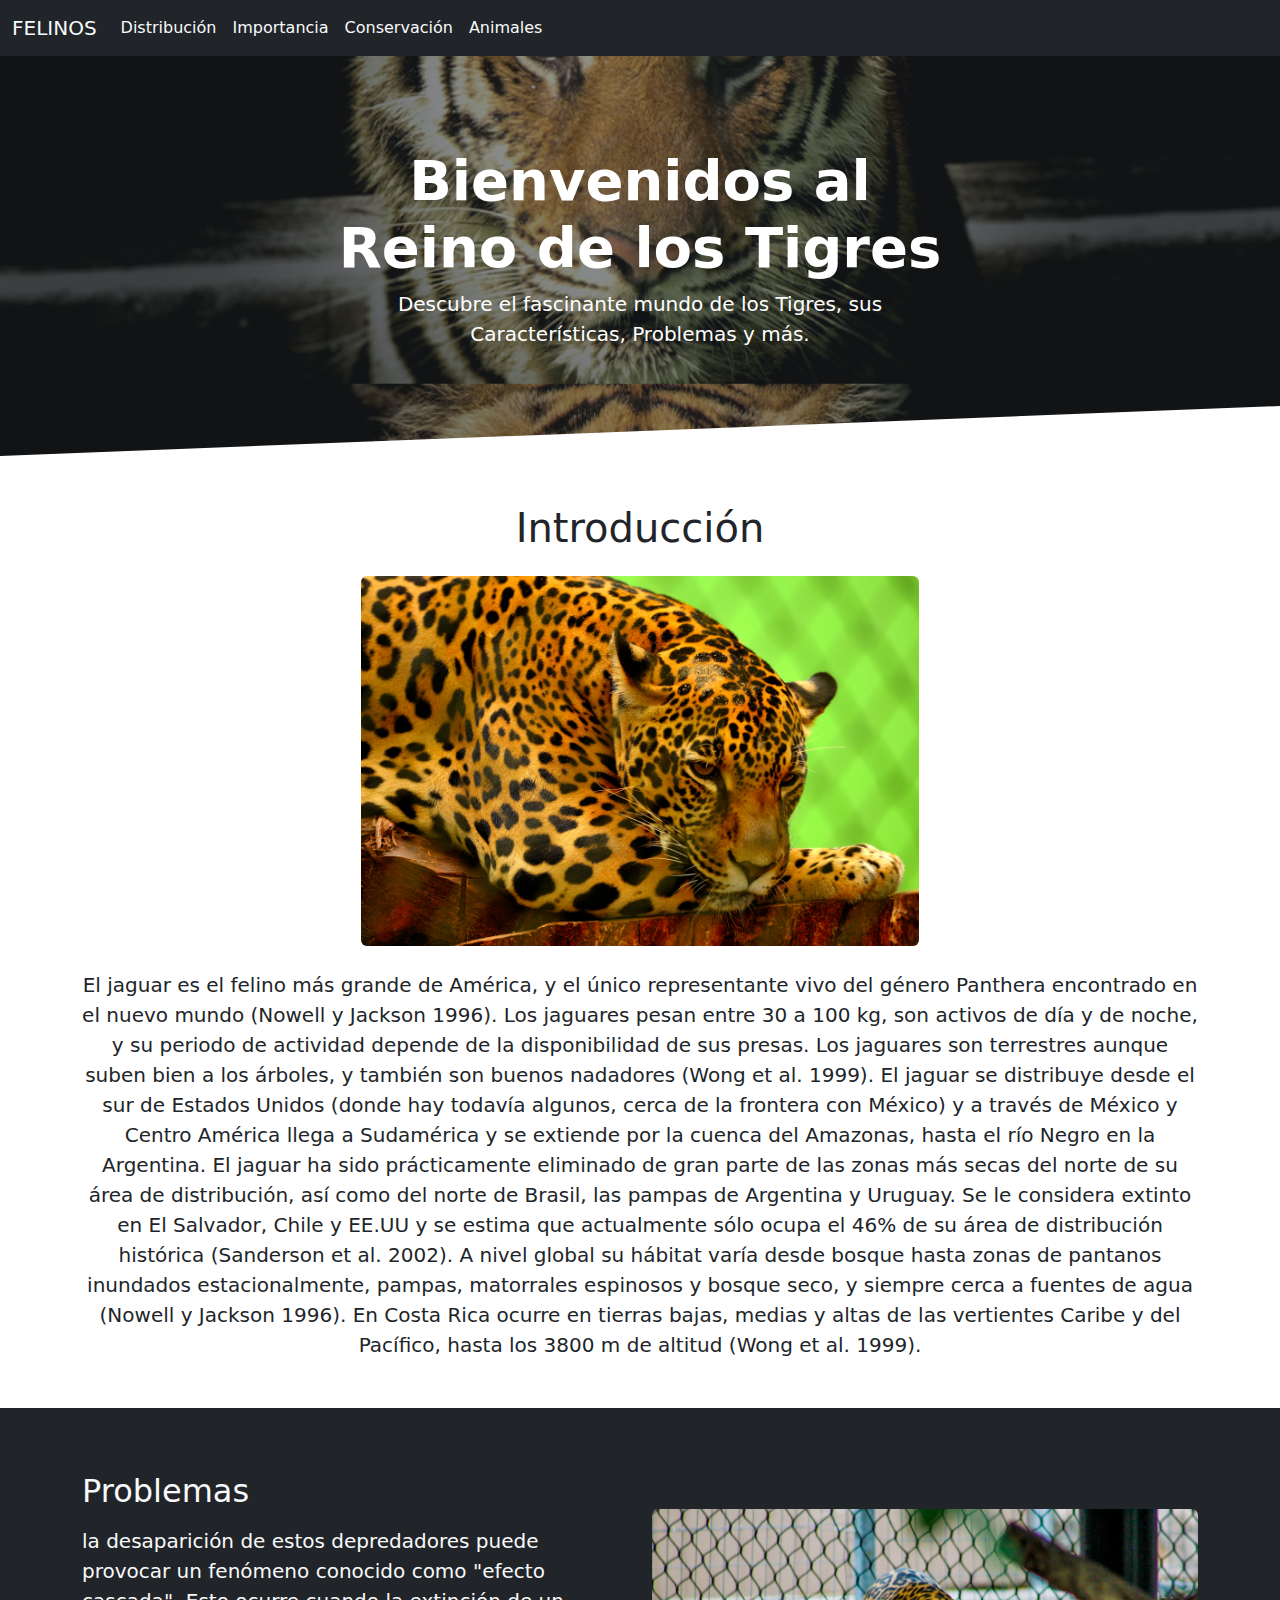
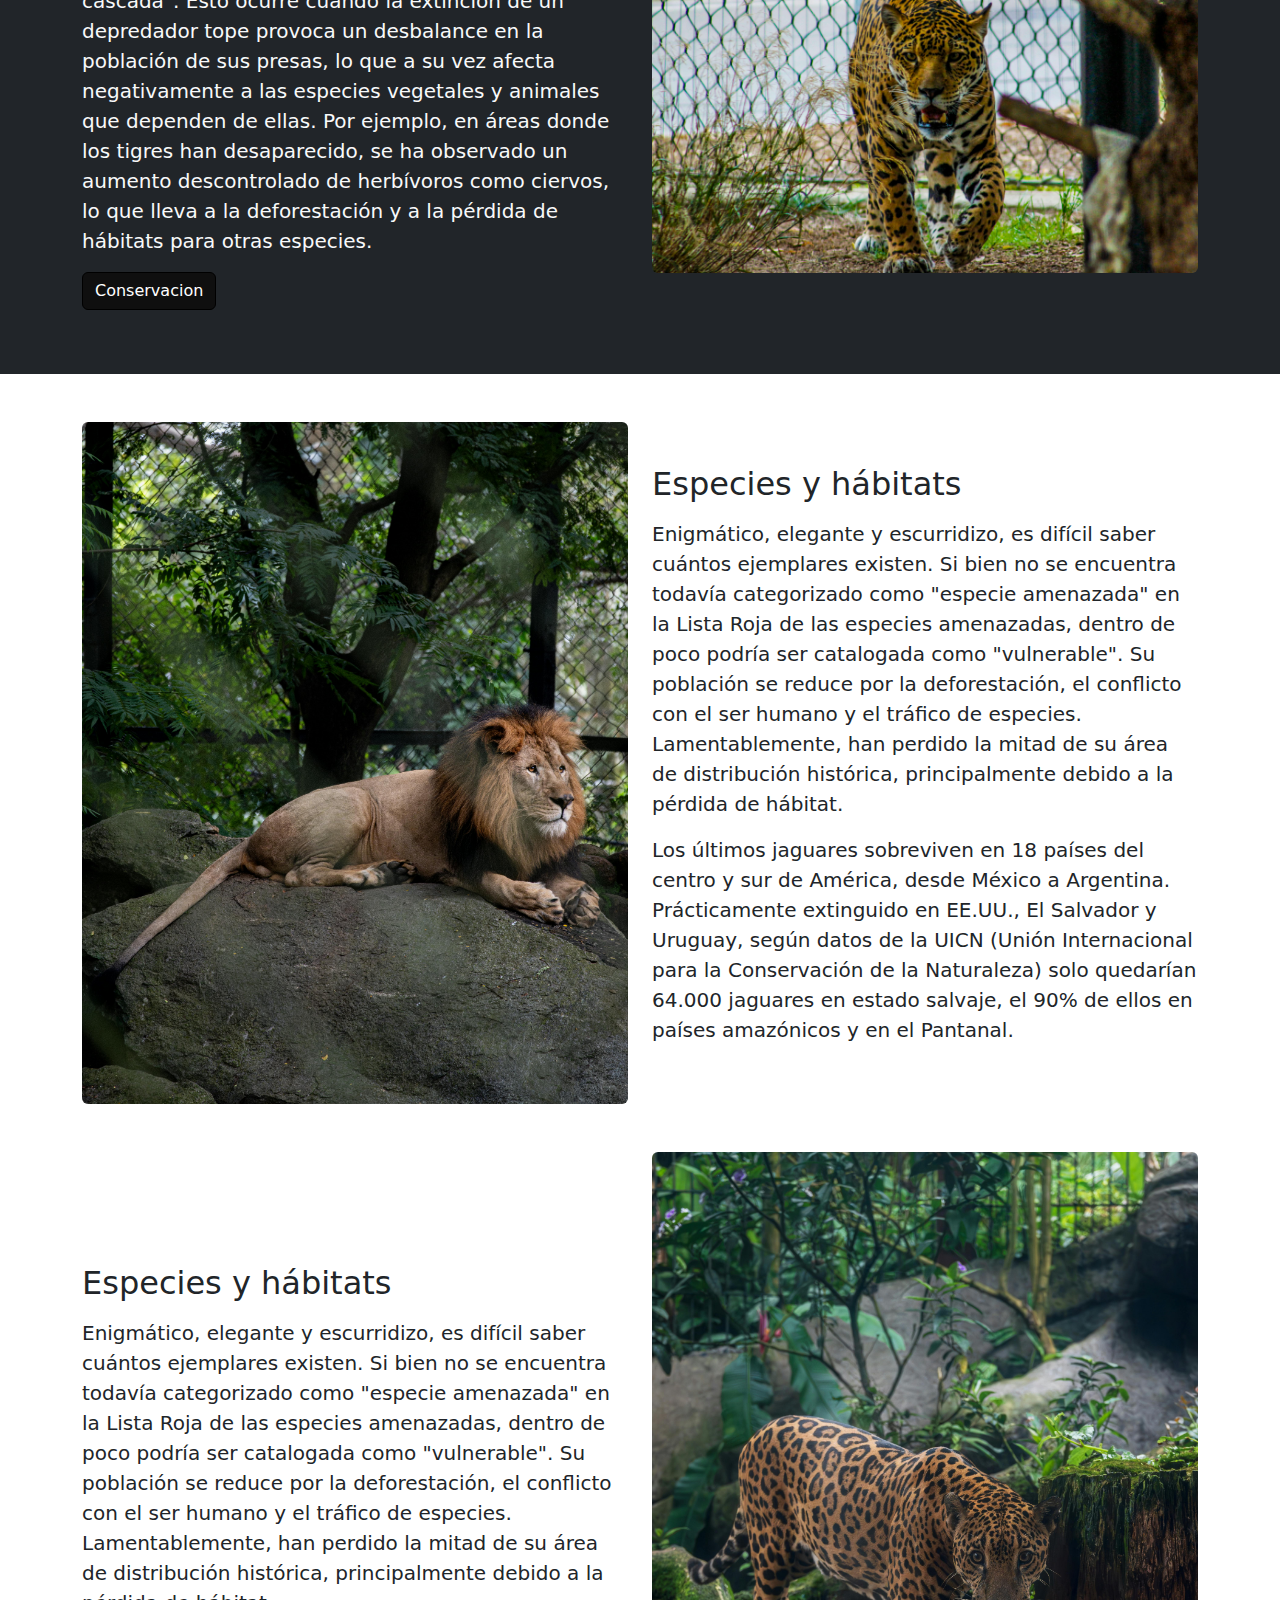
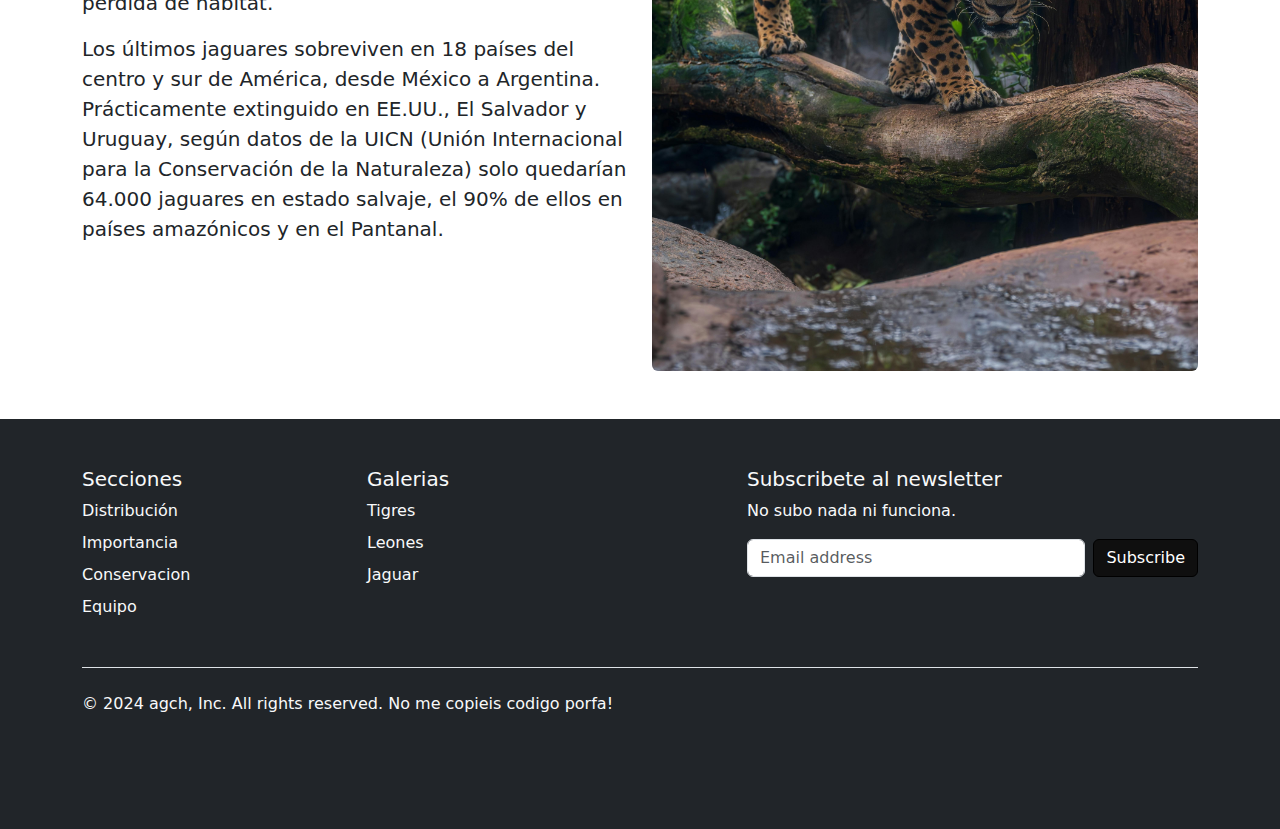
<file: jaguar.html>
<!DOCTYPE html>
<html lang="en">

<head>
    <meta charset="UTF-8">
    <meta name="viewport" content="width=device-width, initial-scale=1.0">
    <title>Felinos - Tigre</title>
    <link rel="stylesheet" href="css/styles.css">
    <link href="https://cdn.jsdelivr.net/npm/bootstrap@5.3.3/dist/css/bootstrap.min.css" rel="stylesheet"
        integrity="sha384-QWTKZyjpPEjISv5WaRU9OFeRpok6YctnYmDr5pNlyT2bRjXh0JMhjY6hW+ALEwIH" crossorigin="anonymous">
</head>

<body>
    <header>
        <nav class="navbar navbar-expand-lg bg-dark">
            <div class="container-fluid">
                <a class="navbar-brand text-light" href="index.html">FELINOS</a>
                <button class="navbar-toggler" type="button" data-bs-toggle="collapse" data-bs-target="#navbarNav"
                    aria-controls="navbarNav" aria-expanded="false" aria-label="Toggle navigation">
                    <span class="navbar-toggler-icon"></span>
                </button>
                <div class="collapse navbar-collapse" id="navbarNav">
                    <ul class="navbar-nav">
                        <li class="nav-item">
                            <a class="nav-link active text-light" aria-current="page"
                                href="distribucion.html">Distribución</a>
                        </li>
                        <li class="nav-item">
                            <a class="nav-link active text-light" href="importancia.html">Importancia</a>
                        </li>
                        <li class="nav-item">
                            <a class="nav-link active text-light" href="conservacion.html">Conservación</a>
                        </li>
                        <li class="nav-item">
                            <a class="nav-link active text-light" href="animales.html">Animales</a>
                        </li>
                    </ul>
                </div>
            </div>
        </nav>
    </header>

    <main>
        <section>
            <!-- Banner -->
            <div class="container-fluid p-0">
                <div class="bannerTigre position-relative text-center text-white">

                    <!-- Capa de superposición -->
                    <div class="position-absolute top-0 start-0 w-100 h-100 bg-dark opacity-50"></div>

                    <!-- Contenido del banner -->
                    <div class="position-absolute top-50 start-50 translate-middle">
                        <h1 class="display-4 fw-bold">Bienvenidos al Reino de los Tigres</h1>
                        <p class="lead">Descubre el fascinante mundo de los Tigres, sus Características, Problemas y
                            más.
                        </p>
                    </div>
                </div>
            </div>
        </section>
        <section>
            <div class="container my-5">
                <div class="text-center">
                    <!-- Título -->
                    <h1 class="mb-4">Introducción</h1>

                    <!-- Imagen -->
                    <img src="img/jaguarrr (2).jpg" alt="Imagen de ejemplo" class="img-fluid rounded mb-4 w-50">

                    <!-- Texto -->
                    <p class="lead">
                        El jaguar es el felino más grande de América, y el único representante vivo del género
                        Panthera encontrado en el nuevo mundo (Nowell y Jackson 1996). Los jaguares pesan entre 30 a 100
                        kg, son activos de día y de noche, y su periodo de actividad depende de la disponibilidad de sus
                        presas.
                        Los jaguares son terrestres aunque suben bien a los árboles, y también son buenos nadadores
                        (Wong et
                        al. 1999). El jaguar se distribuye desde el sur de Estados Unidos (donde hay todavía algunos,
                        cerca de
                        la frontera con México) y a través de México y Centro América llega a Sudamérica y se extiende
                        por la
                        cuenca del Amazonas, hasta el río Negro en la Argentina. El jaguar ha sido prácticamente
                        eliminado de
                        gran parte de las zonas más secas del norte de su área de distribución, así como del norte de
                        Brasil, las
                        pampas de Argentina y Uruguay. Se le considera extinto en El Salvador, Chile y EE.UU y se estima
                        que actualmente sólo ocupa el 46% de su área de distribución histórica (Sanderson et al. 2002).
                        A nivel
                        global su hábitat varía desde bosque hasta zonas de pantanos inundados estacionalmente, pampas,
                        matorrales espinosos y bosque seco, y siempre cerca a fuentes de agua (Nowell y Jackson 1996).
                        En
                        Costa Rica ocurre en tierras bajas, medias y altas de las vertientes Caribe y del Pacífico,
                        hasta los 3800
                        m de altitud (Wong et al. 1999).
                    </p>
                </div>
            </div>
        </section>

        <section class="bg-dark py-3">
            <div class="container my-5">
                <div class="row align-items-center">
                    <!-- Texto -->
                    <div class="col-md-6">
                        <h2 class="mb-3 text-light">Problemas</h2>
                        <p class="lead text-light">la desaparición de estos depredadores puede provocar un fenómeno
                            conocido como
                            "efecto cascada". Esto ocurre cuando la extinción de un depredador tope provoca un
                            desbalance en la población de sus presas, lo que a su vez afecta negativamente a las
                            especies vegetales y animales que dependen de ellas. Por ejemplo, en áreas donde los tigres
                            han desaparecido, se ha observado un aumento descontrolado de herbívoros como ciervos, lo
                            que lleva a la deforestación y a la pérdida de hábitats para otras especies.</p>
                        <a href="conservacion.html" class="btn btn-primary">Conservacion</a>
                    </div>
                    <!-- Imagen -->
                    <div class="col-md-6">
                        <img src="img/jaguarrr (3).jpg" alt="Imagen de ejemplo" class="img-fluid rounded">
                    </div>
                </div>
            </div>
        </section>
        <section>
            <div class="container my-5">
                <div class="row align-items-center">
                    <!-- Imagen -->
                    <div class="col-md-6">
                        <img src="img/LeonPosa.jpg" alt="Imagen de ejemplo" class="img-fluid rounded">
                    </div>
                    <!-- Texto -->
                    <div class="col-md-6">
                        <h2 class="mb-3">Especies y hábitats</h2>
                        <p class="lead">Enigmático, elegante y escurridizo, es difícil saber cuántos ejemplares existen.
                            Si bien no se encuentra todavía categorizado como "especie amenazada" en la Lista Roja de
                            las especies amenazadas, dentro de poco podría ser catalogada como "vulnerable".
                            Su población se reduce por la deforestación, el conflicto con el ser humano y el tráfico de
                            especies. Lamentablemente, han perdido la mitad de su área de distribución histórica,
                            principalmente debido a la pérdida de hábitat.
                        </p>
                        <p class="lead">Los últimos jaguares sobreviven en 18 países del centro y sur de América, desde
                            México a Argentina. Prácticamente extinguido en EE.UU., El Salvador y Uruguay, según datos
                            de la UICN (Unión Internacional para la Conservación de la Naturaleza) solo quedarían 64.000
                            jaguares en estado salvaje, el 90% de ellos en países amazónicos y en el Pantanal. </p>
                    </div>
                </div>
            </div>
        </section>

        <section>
            <div class="container my-5">
                <div class="row align-items-center">
                    <!-- Texto -->
                    <div class="col-md-6">
                        <h2 class="mb-3">Especies y hábitats</h2>
                        <p class="lead">Enigmático, elegante y escurridizo, es difícil saber cuántos ejemplares existen.
                            Si bien no se encuentra todavía categorizado como "especie amenazada" en la Lista Roja de
                            las especies amenazadas, dentro de poco podría ser catalogada como "vulnerable".
                            Su población se reduce por la deforestación, el conflicto con el ser humano y el tráfico de
                            especies. Lamentablemente, han perdido la mitad de su área de distribución histórica,
                            principalmente debido a la pérdida de hábitat.
                        </p>
                        <p class="lead">Los últimos jaguares sobreviven en 18 países del centro y sur de América, desde
                            México a Argentina. Prácticamente extinguido en EE.UU., El Salvador y Uruguay, según datos
                            de la UICN (Unión Internacional para la Conservación de la Naturaleza) solo quedarían 64.000
                            jaguares en estado salvaje, el 90% de ellos en países amazónicos y en el Pantanal. </p>
                    </div>
                    <!-- Imagen -->
                    <div class="col-md-6">
                        <img src="img/jaguarVertical.jpg" alt="Imagen de ejemplo" class="img-fluid rounded">
                    </div>
                </div>
            </div>
        </section>

    </main>

    <footer class=" bg-dark ">
        <div class="container text-light">
            <div class="py-5">
                <div class="row">
                    <div class="col-6 col-md-3 mb-3">
                        <h5>Secciones</h5>
                        <ul class="nav flex-column">
                            <li class="nav-item mb-2"><a href="distribucion.html"
                                    class="nav-link p-0 text-light">Distribución</a>
                            </li>
                            <li class="nav-item mb-2"><a href="importancia.html"
                                    class="nav-link p-0 text-light">Importancia</a>
                            </li>
                            <li class="nav-item mb-2"><a href="conservacion.html" class="nav-link p-0 text-light">Conservacion</a>
                            </li>
                            <li class="nav-item mb-2"><a href="equipo.html"
                                    class="nav-link p-0 text-light">Equipo</a>
                            </li>
                        </ul>
                    </div>

                    <div class="col-6 col-md-3 mb-3">
                        <h5>Galerias</h5>
                        <ul class="nav flex-column">
                            <li class="nav-item mb-2"><a href="tigre.html" class="nav-link p-0 text-light">Tigres</a>
                            </li>
                            <li class="nav-item mb-2"><a href="leon.html" class="nav-link p-0 text-light">Leones</a>
                            </li>
                            <li class="nav-item mb-2"><a href="jaguar.html" class="nav-link p-0 text-light">Jaguar</a>
                            </li>
                        </ul>
                    </div>

                    <div class="col-md-5 offset-md-1 mb-3">
                        <form>
                            <h5>Subscribete al newsletter</h5>
                            <p>No subo nada ni funciona.</p>
                            <div class="d-flex flex-column flex-sm-row w-100 gap-2">
                                <label for="newsletter1" class="visually-hidden">Email address</label>
                                <input id="newsletter1" type="text" class="form-control" placeholder="Email address">
                                <button class="btn btn-primary" type="button">Subscribe</button>
                            </div>
                        </form>
                    </div>
                </div>

                <div class="d-flex flex-column flex-sm-row justify-content-between py-4 my-4 border-top">
                    <p>© 2024 agch, Inc. All rights reserved. No me copieis codigo porfa!</p>
                    <ul class="list-unstyled d-flex">
                        <li class="ms-3"><a class="link-body-emphasis" href="#"><svg class="bi" width="24" height="24">
                                    <use xlink:href="#twitter"></use>
                                </svg></a></li>
                        <li class="ms-3"><a class="link-body-emphasis" href="#"><svg class="bi" width="24" height="24">
                                    <use xlink:href="#instagram"></use>
                                </svg></a></li>
                        <li class="ms-3"><a class="link-body-emphasis" href="#"><svg class="bi" width="24" height="24">
                                    <use xlink:href="#facebook"></use>
                                </svg></a></li>
                    </ul>
                </div>
            </div>
        </div>
    </footer>
</body>

</html>
</file>
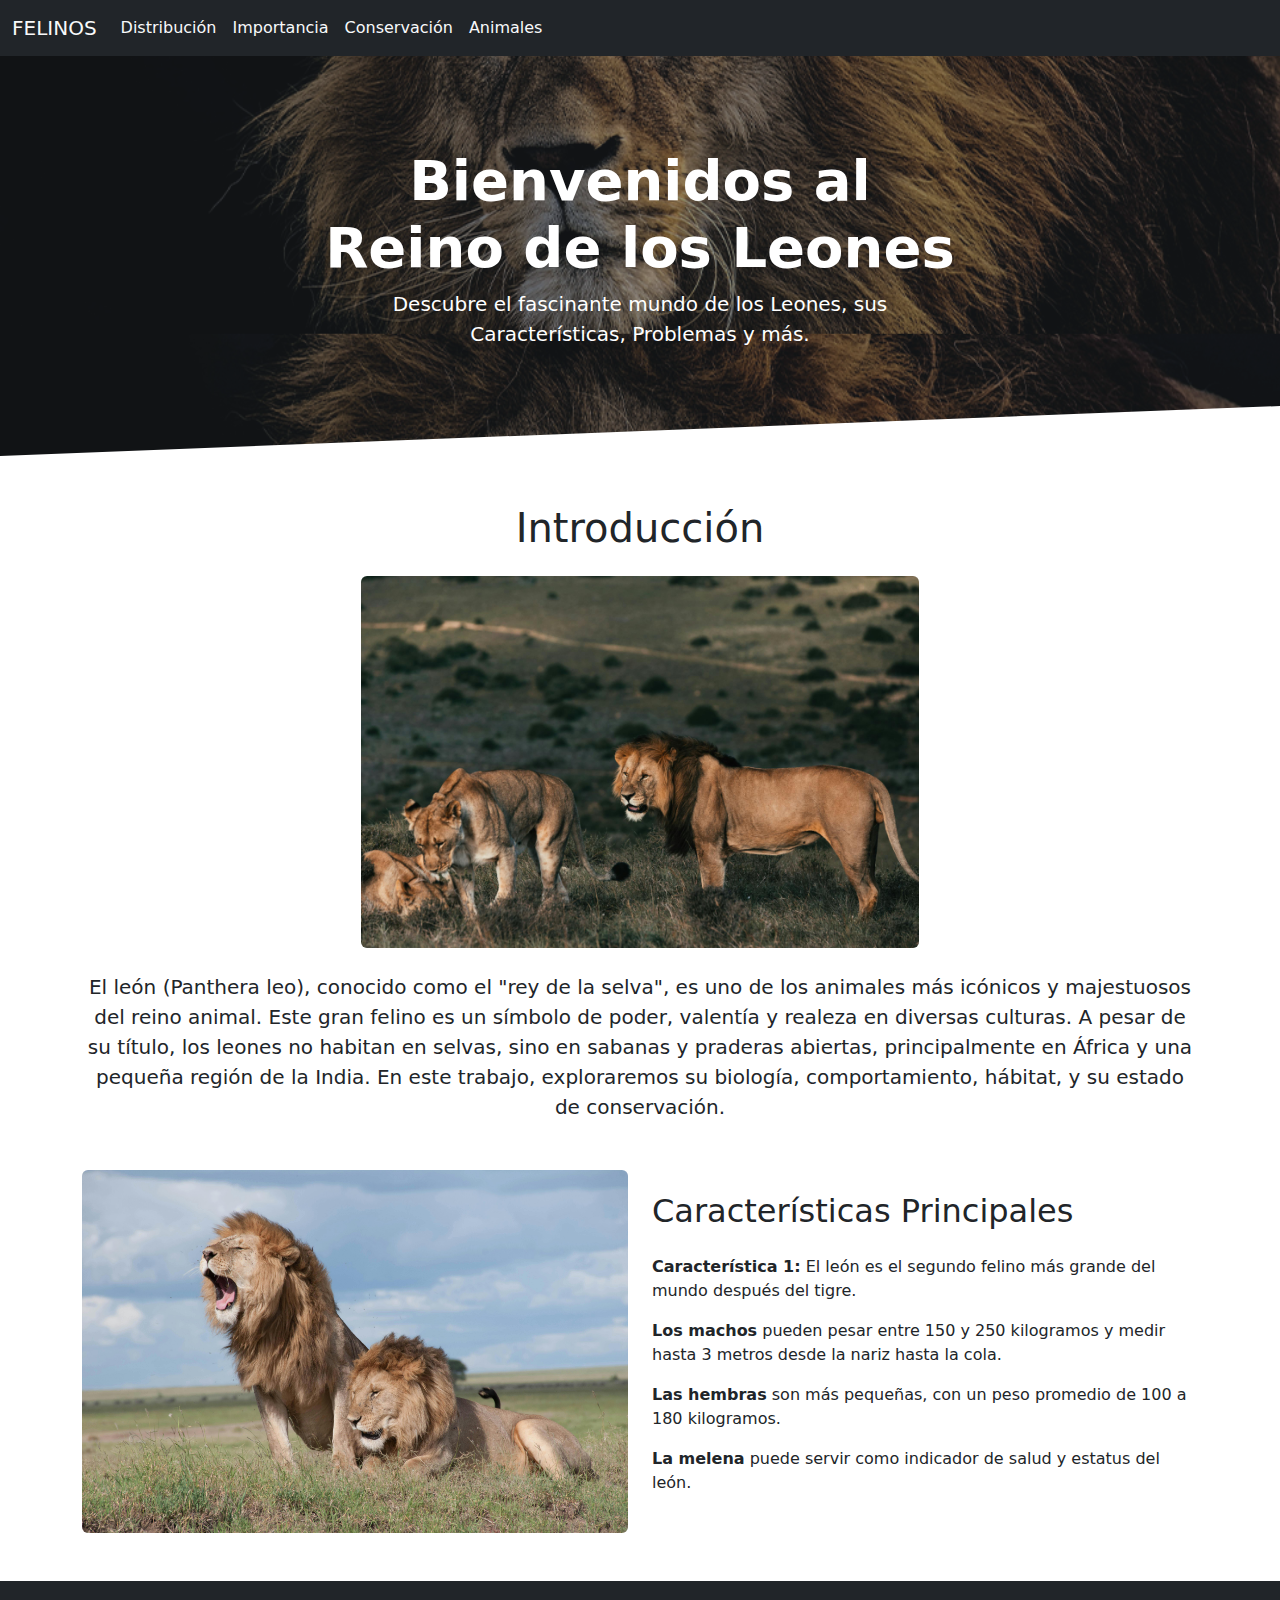
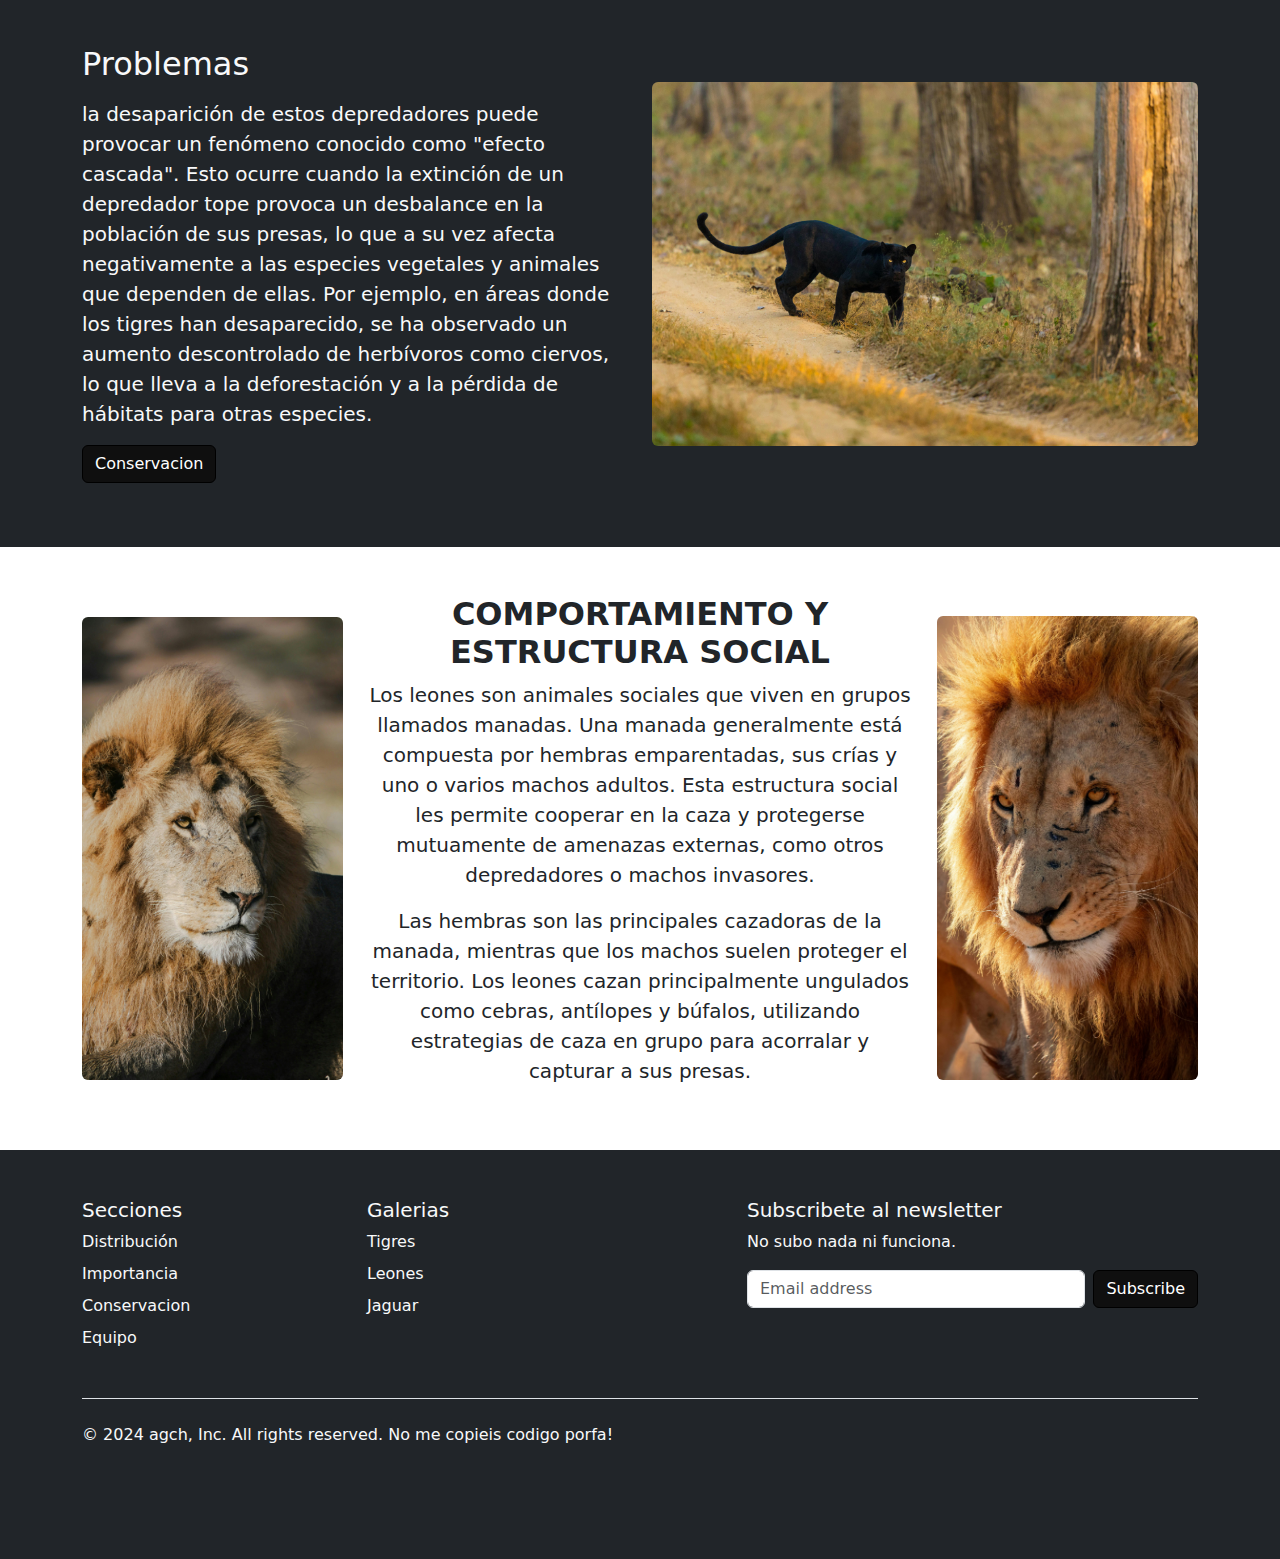
<file: leon.html>
<!DOCTYPE html>
<html lang="en">

<head>
    <meta charset="UTF-8">
    <meta name="viewport" content="width=device-width, initial-scale=1.0">
    <title>Document</title>
    <link rel="stylesheet" href="css/styles.css">
    <link href="https://cdn.jsdelivr.net/npm/bootstrap@5.3.3/dist/css/bootstrap.min.css" rel="stylesheet"
        integrity="sha384-QWTKZyjpPEjISv5WaRU9OFeRpok6YctnYmDr5pNlyT2bRjXh0JMhjY6hW+ALEwIH" crossorigin="anonymous">
</head>

<body>
    <header>
        <nav class="navbar navbar-expand-lg bg-dark">
            <div class="container-fluid">
                <a class="navbar-brand text-light" href="index.html">FELINOS</a>
                <button class="navbar-toggler" type="button" data-bs-toggle="collapse" data-bs-target="#navbarNav"
                    aria-controls="navbarNav" aria-expanded="false" aria-label="Toggle navigation">
                    <span class="navbar-toggler-icon"></span>
                </button>
                <div class="collapse navbar-collapse" id="navbarNav">
                    <ul class="navbar-nav">
                        <li class="nav-item">
                            <a class="nav-link active text-light" aria-current="page"
                                href="distribucion.html">Distribución</a>
                        </li>
                        <li class="nav-item">
                            <a class="nav-link active text-light" href="importancia.html">Importancia</a>
                        </li>
                        <li class="nav-item">
                            <a class="nav-link active text-light" href="conservacion.html">Conservación</a>
                        </li>
                        <li class="nav-item">
                            <a class="nav-link active text-light" href="animales.html">Animales</a>
                        </li>
                    </ul>
                </div>
            </div>
        </nav>
    </header>

    <main>
        <section>
            <!-- Banner -->
            <div class="container-fluid p-0">
                <div class="bannerLeon position-relative text-center text-white">

                    <!-- Capa de superposición -->
                    <div class="position-absolute top-0 start-0 w-100 h-100 bg-dark opacity-50"></div>

                    <!-- Contenido del banner -->
                    <div class="position-absolute top-50 start-50 translate-middle">
                        <h1 class="display-4 fw-bold">Bienvenidos al Reino de los Leones</h1>
                        <p class="lead">Descubre el fascinante mundo de los Leones, sus Características, Problemas y más.
                        </p>
                    </div>
                </div>
            </div>
        </section>
        <section>
            <div class="container my-5">
                <div class="text-center">
                    <!-- Título -->
                    <h1 class="mb-4">Introducción</h1>

                    <!-- Imagen -->
                    <img src="img/HabiSabana2.jpg" alt="Imagen de ejemplo" class="img-fluid rounded mb-4 w-50">

                    <!-- Texto -->
                    <p class="lead">
                        El león (Panthera leo), conocido como el "rey de la selva", es uno de los animales más icónicos
                        y majestuosos del reino animal. Este gran felino es un símbolo de poder, valentía y realeza en
                        diversas culturas. A pesar de su título, los leones no habitan en selvas, sino en sabanas y
                        praderas abiertas, principalmente en África y una pequeña región de la India. En este trabajo,
                        exploraremos su biología, comportamiento, hábitat, y su estado de conservación.
                    </p>
                </div>
            </div>
        </section>
        <section>
            <div class="container my-5">
                <div class="row align-items-center">
                    <!-- Imagen -->
                    <div class="col-md-6 text-center">
                        <img src="img/leon2.jpg" alt="Imagen" class="img-fluid rounded">
                    </div>

                    <div class="col-md-6">
                        <h2 class="mb-4">Características Principales</h2>
                        <ul class="list-unstyled">
                            <li class="mb-3">
                                <span class="fw-bold">Característica 1:</span> El león es el segundo felino más grande
                                del mundo después del tigre.
                            </li>
                            <li class="mb-3">
                                <span class="fw-bold">Los machos</span> pueden pesar entre 150 y 250 kilogramos y medir
                                hasta 3 metros desde la nariz hasta la cola.
                            </li>
                            <li class="mb-3">
                                <span class="fw-bold">Las hembras</span> son más pequeñas, con un peso promedio de 100 a
                                180 kilogramos.
                            </li>
                            <li class="mb-3">
                                <span class="fw-bold">La melena</span> puede servir como indicador de salud y estatus
                                del león.
                            </li>
                        </ul>
                    </div>
                </div>
            </div>
        </section>
        <section class="bg-dark py-3">
            <div class="container my-5">
                <div class="row align-items-center">
                    <!-- Texto -->
                    <div class="col-md-6">
                        <h2 class="mb-3 text-light">Problemas</h2>
                        <p class="lead text-light">la desaparición de estos depredadores puede provocar un fenómeno conocido como
                            "efecto cascada". Esto ocurre cuando la extinción de un depredador tope provoca un
                            desbalance en la población de sus presas, lo que a su vez afecta negativamente a las
                            especies vegetales y animales que dependen de ellas. Por ejemplo, en áreas donde los tigres
                            han desaparecido, se ha observado un aumento descontrolado de herbívoros como ciervos, lo
                            que lleva a la deforestación y a la pérdida de hábitats para otras especies.</p>
                        <a href="conservacion.html" class="btn btn-primary">Conservacion</a>
                    </div>
                    <!-- Imagen -->
                    <div class="col-md-6">
                        <img src="img/panteraNegra.jpg" alt="Imagen de ejemplo" class="img-fluid rounded">
                    </div>
                </div>
            </div>
        </section>
        <section>
            <div class="container my-5">
                <div class="row align-items-center">
                    <!-- Imagen izquierda -->
                    <div class="col-md-3 text-center">
                        <img src="img/imgLateralLeon (2).jpg" alt="Imagen izquierda" class="img-fluid rounded">
                    </div>

                    <!-- Texto en el medio -->
                    <div class="col-md-6 text-center">
                        <h2 class="fw-bolder text-uppercase">Comportamiento y Estructura Social</h2>
                        <p class="lead">Los leones son animales sociales que viven en grupos llamados manadas. Una
                            manada generalmente está compuesta por hembras emparentadas, sus crías y uno o varios machos
                            adultos. Esta estructura social les permite cooperar en la caza y protegerse mutuamente de
                            amenazas externas, como otros depredadores o machos invasores.</p>
                        <p class="lead">Las hembras son las principales cazadoras de la manada, mientras que los machos
                            suelen proteger el territorio. Los leones cazan principalmente ungulados como cebras,
                            antílopes y búfalos, utilizando estrategias de caza en grupo para acorralar y capturar a sus
                            presas.</p>
                    </div>

                    <!-- Imagen derecha -->
                    <div class="col-md-3 text-center">
                        <img src="img/imgLateralLeon (1).jpg" alt="Imagen derecha" class="img-fluid rounded">
                    </div>
                </div>
            </div>
        </section>

    </main>

    <footer class=" bg-dark ">
        <div class="container text-light">
            <div class="py-5">
                <div class="row">
                    <div class="col-6 col-md-3 mb-3">
                        <h5>Secciones</h5>
                        <ul class="nav flex-column">
                            <li class="nav-item mb-2"><a href="distribucion.html"
                                    class="nav-link p-0 text-light">Distribución</a>
                            </li>
                            <li class="nav-item mb-2"><a href="importancia.html"
                                    class="nav-link p-0 text-light">Importancia</a>
                            </li>
                            <li class="nav-item mb-2"><a href="conservacion.html" class="nav-link p-0 text-light">Conservacion</a>
                            </li>
                            <li class="nav-item mb-2"><a href="equipo.html"
                                    class="nav-link p-0 text-light">Equipo</a>
                            </li>
                        </ul>
                    </div>

                    <div class="col-6 col-md-3 mb-3">
                        <h5>Galerias</h5>
                        <ul class="nav flex-column">
                            <li class="nav-item mb-2"><a href="tigre.html" class="nav-link p-0 text-light">Tigres</a>
                            </li>
                            <li class="nav-item mb-2"><a href="leon.html" class="nav-link p-0 text-light">Leones</a>
                            </li>
                            <li class="nav-item mb-2"><a href="jaguar.html" class="nav-link p-0 text-light">Jaguar</a>
                            </li>
                        </ul>
                    </div>

                    <div class="col-md-5 offset-md-1 mb-3">
                        <form>
                            <h5>Subscribete al newsletter</h5>
                            <p>No subo nada ni funciona.</p>
                            <div class="d-flex flex-column flex-sm-row w-100 gap-2">
                                <label for="newsletter1" class="visually-hidden">Email address</label>
                                <input id="newsletter1" type="text" class="form-control" placeholder="Email address">
                                <button class="btn btn-primary" type="button">Subscribe</button>
                            </div>
                        </form>
                    </div>
                </div>

                <div class="d-flex flex-column flex-sm-row justify-content-between py-4 my-4 border-top">
                    <p>© 2024 agch, Inc. All rights reserved. No me copieis codigo porfa!</p>
                    <ul class="list-unstyled d-flex">
                        <li class="ms-3"><a class="link-body-emphasis" href="#"><svg class="bi" width="24" height="24">
                                    <use xlink:href="#twitter"></use>
                                </svg></a></li>
                        <li class="ms-3"><a class="link-body-emphasis" href="#"><svg class="bi" width="24" height="24">
                                    <use xlink:href="#instagram"></use>
                                </svg></a></li>
                        <li class="ms-3"><a class="link-body-emphasis" href="#"><svg class="bi" width="24" height="24">
                                    <use xlink:href="#facebook"></use>
                                </svg></a></li>
                    </ul>
                </div>
            </div>
        </div>
    </footer>
</body>

</html>
</file>
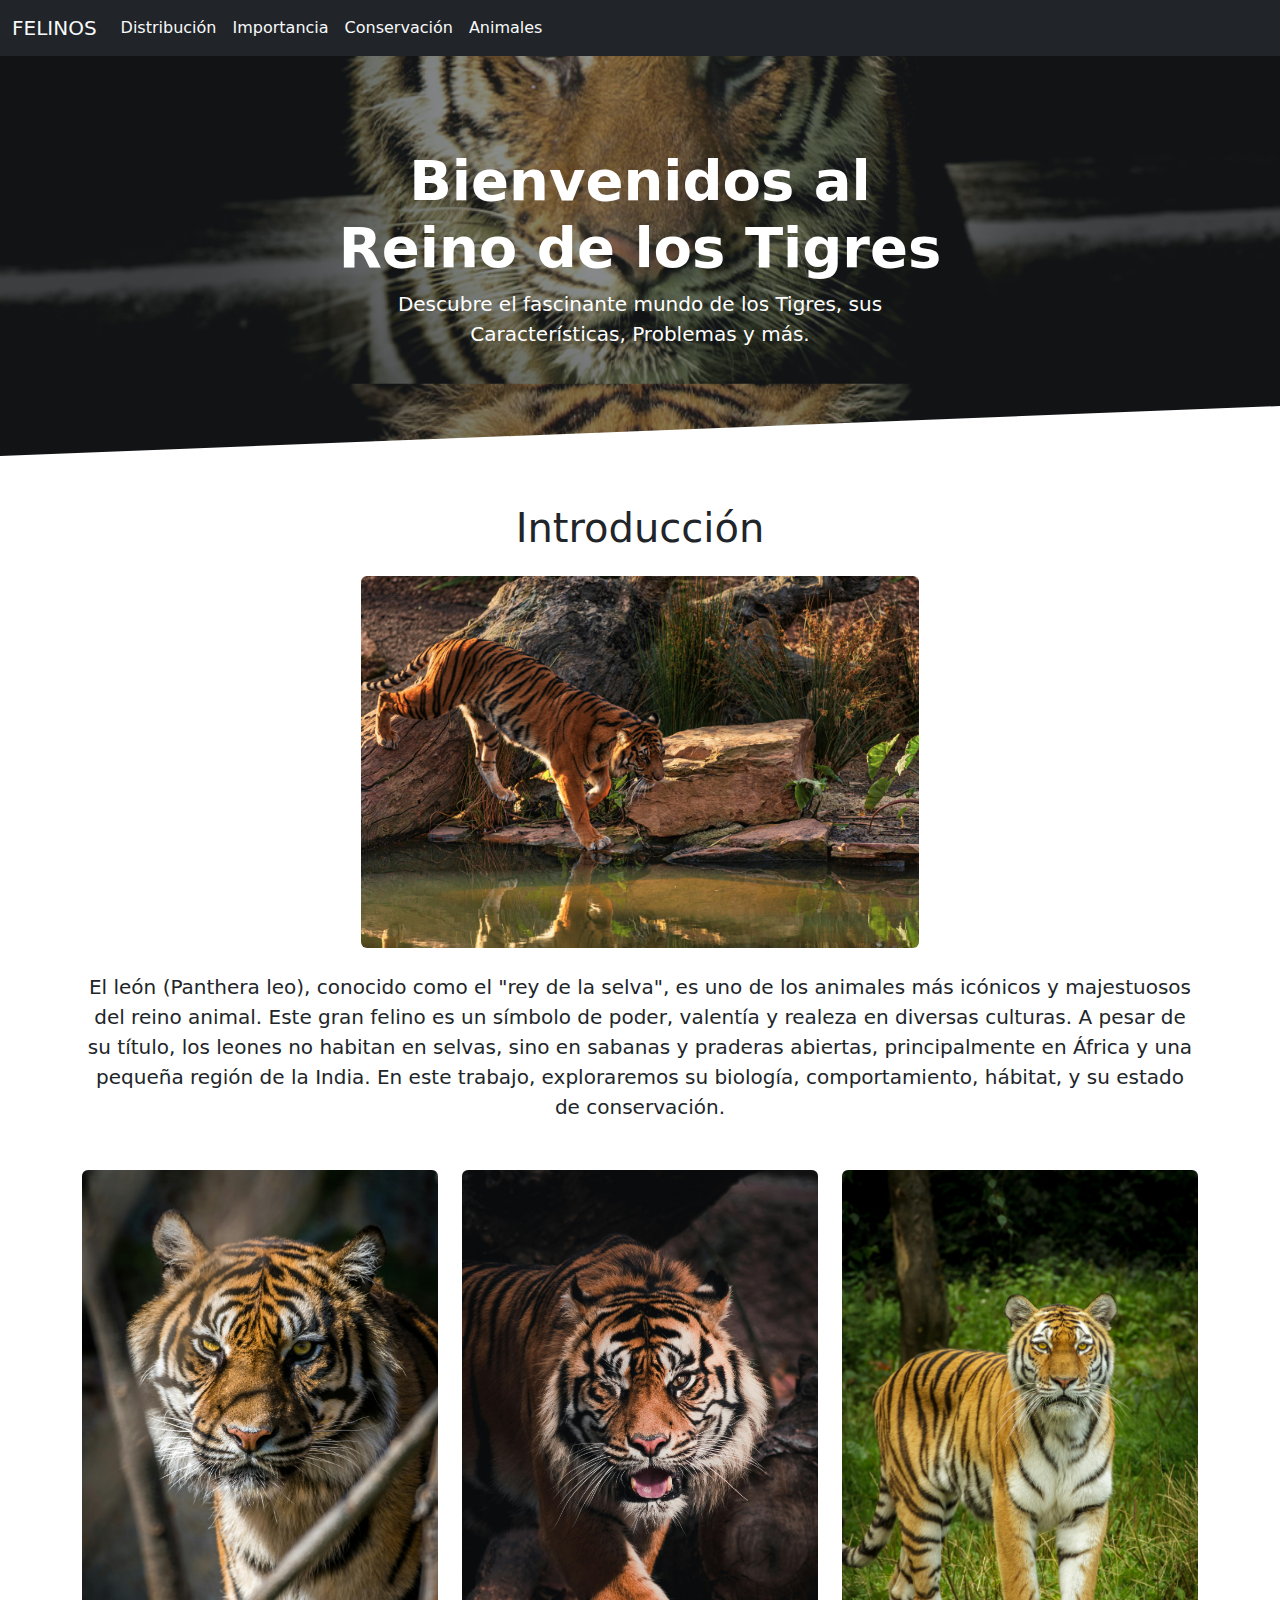
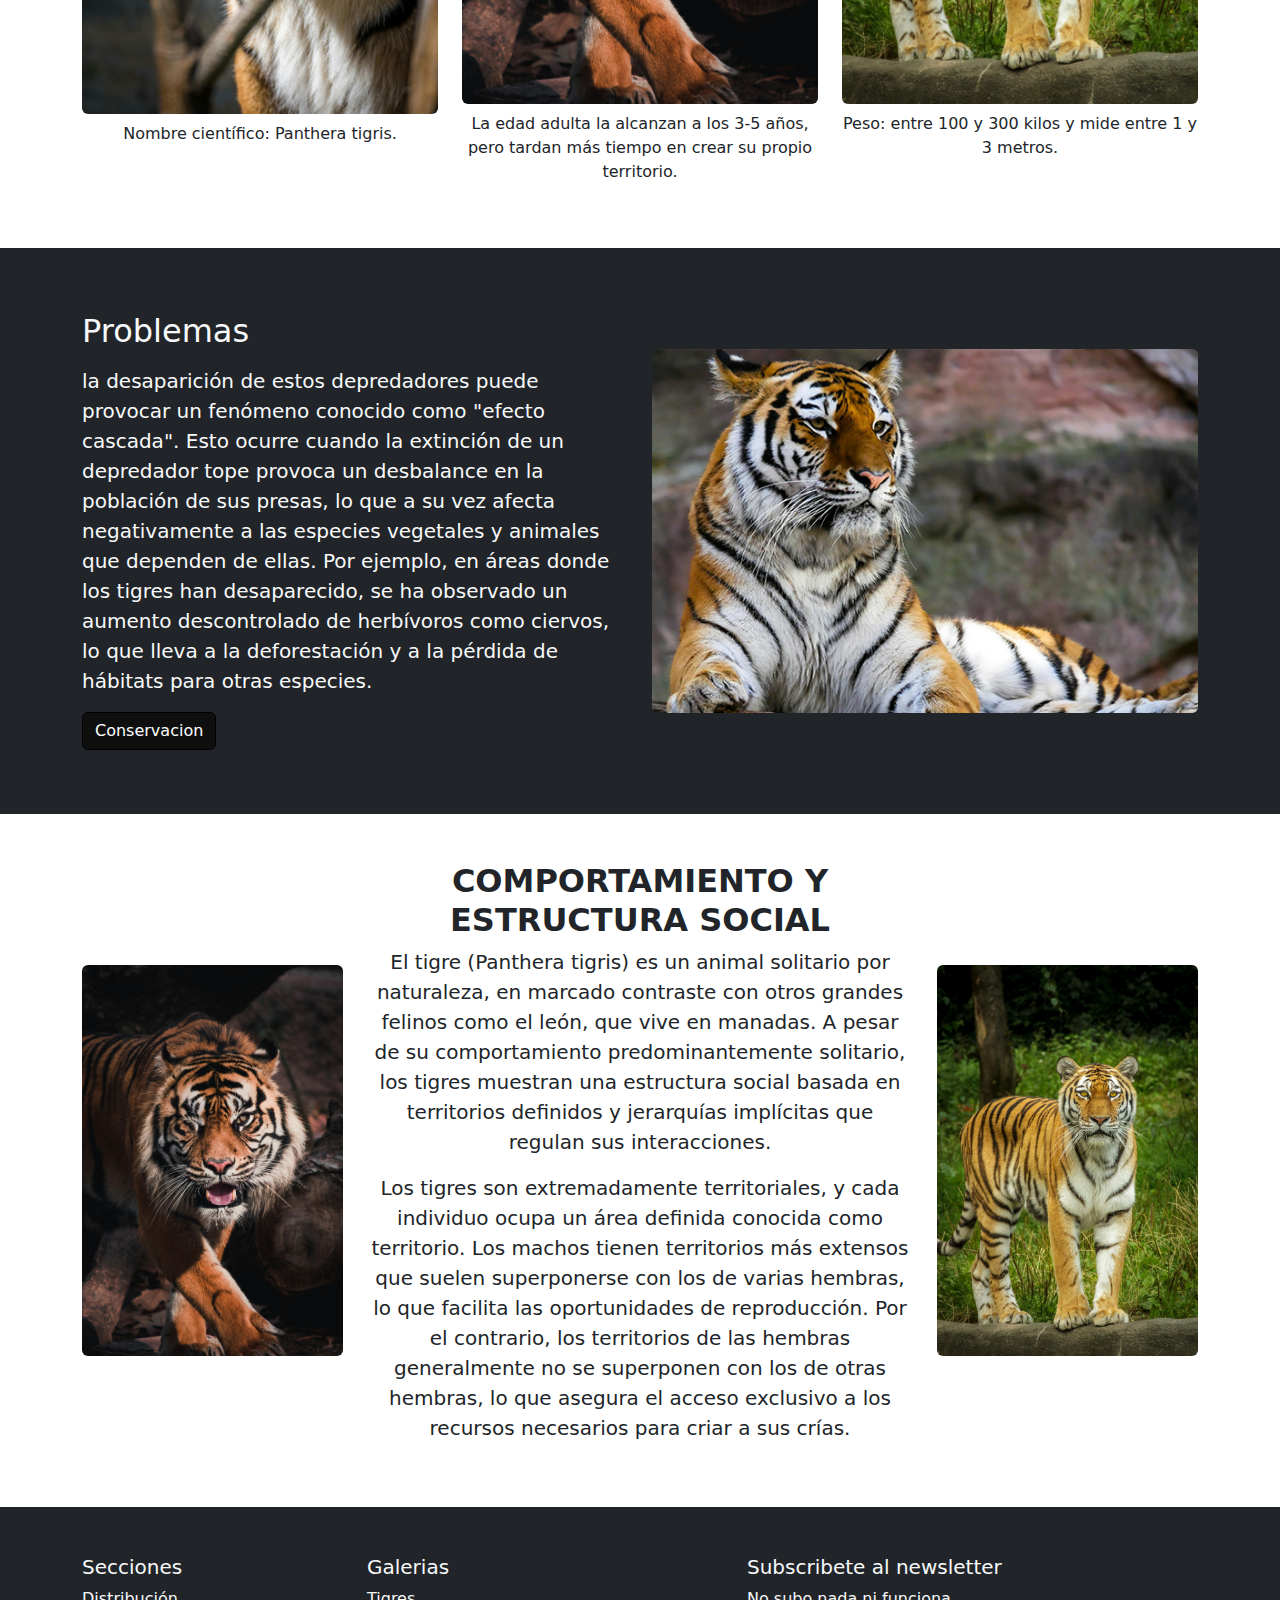
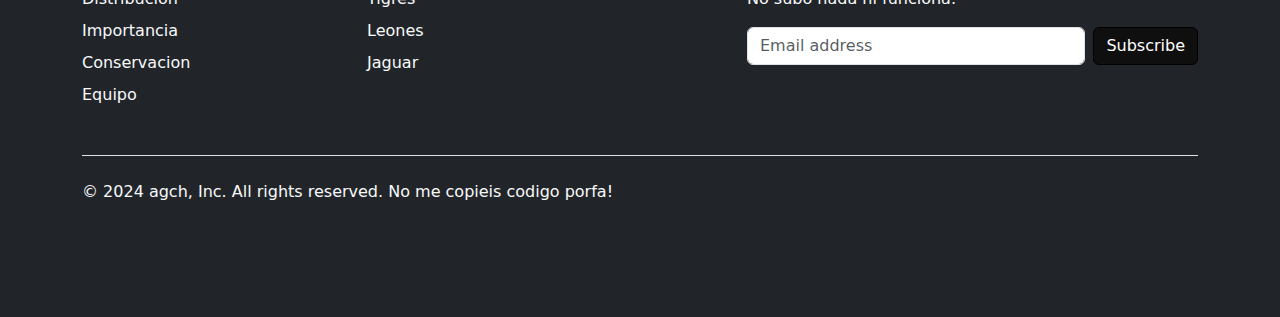
<file: tigre.html>
<!DOCTYPE html>
<html lang="en">

<head>
    <meta charset="UTF-8">
    <meta name="viewport" content="width=device-width, initial-scale=1.0">
    <title>Felinos - Tigre</title>
    <link rel="stylesheet" href="css/styles.css">
    <link href="https://cdn.jsdelivr.net/npm/bootstrap@5.3.3/dist/css/bootstrap.min.css" rel="stylesheet"
        integrity="sha384-QWTKZyjpPEjISv5WaRU9OFeRpok6YctnYmDr5pNlyT2bRjXh0JMhjY6hW+ALEwIH" crossorigin="anonymous">
</head>

<body>
    <header>
        <nav class="navbar navbar-expand-lg bg-dark">
            <div class="container-fluid">
                <a class="navbar-brand text-light" href="index.html">FELINOS</a>
                <button class="navbar-toggler" type="button" data-bs-toggle="collapse" data-bs-target="#navbarNav"
                    aria-controls="navbarNav" aria-expanded="false" aria-label="Toggle navigation">
                    <span class="navbar-toggler-icon"></span>
                </button>
                <div class="collapse navbar-collapse" id="navbarNav">
                    <ul class="navbar-nav">
                        <li class="nav-item">
                            <a class="nav-link active text-light" aria-current="page"
                                href="distribucion.html">Distribución</a>
                        </li>
                        <li class="nav-item">
                            <a class="nav-link active text-light" href="importancia.html">Importancia</a>
                        </li>
                        <li class="nav-item">
                            <a class="nav-link active text-light" href="conservacion.html">Conservación</a>
                        </li>
                        <li class="nav-item">
                            <a class="nav-link active text-light" href="animales.html">Animales</a>
                        </li>
                    </ul>
                </div>
            </div>
        </nav>
    </header>

    <main>
        <section>
            <!-- Banner -->
            <div class="container-fluid p-0">
                <div class="bannerTigre position-relative text-center text-white">

                    <!-- Capa de superposición -->
                    <div class="position-absolute top-0 start-0 w-100 h-100 bg-dark opacity-50"></div>

                    <!-- Contenido del banner -->
                    <div class="position-absolute top-50 start-50 translate-middle">
                        <h1 class="display-4 fw-bold">Bienvenidos al Reino de los Tigres</h1>
                        <p class="lead">Descubre el fascinante mundo de los Tigres, sus Características, Problemas y más.
                        </p>
                    </div>
                </div>
            </div>
        </section>
        <section>
            <div class="container my-5">
                <div class="text-center">
                    <!-- Título -->
                    <h1 class="mb-4">Introducción</h1>

                    <!-- Imagen -->
                    <img src="img/tigreeesito.jpg" alt="Imagen de ejemplo" class="img-fluid rounded mb-4 w-50">

                    <!-- Texto -->
                    <p class="lead">
                        El león (Panthera leo), conocido como el "rey de la selva", es uno de los animales más icónicos
                        y majestuosos del reino animal. Este gran felino es un símbolo de poder, valentía y realeza en
                        diversas culturas. A pesar de su título, los leones no habitan en selvas, sino en sabanas y
                        praderas abiertas, principalmente en África y una pequeña región de la India. En este trabajo,
                        exploraremos su biología, comportamiento, hábitat, y su estado de conservación.
                    </p>
                </div>
            </div>
        </section>
        <section>
            <div class="container my-5">
                <div class="row g-4">
                    <!-- Imagen 1 -->
                    <div class="col-md-4 text-center">
                        <img src="img/tigreees (1).jpg" alt="Imagen 1" class="img-fluid rounded">
                        <p class="mt-2">Nombre científico: Panthera tigris. </p>
                    </div>

                    <!-- Imagen 2 -->
                    <div class="col-md-4 text-center">
                        <img src="img/tigreees (2).jpg" alt="Imagen 2" class="img-fluid rounded">
                        <p class="mt-2">La edad adulta la alcanzan a los 3-5 años, pero tardan más tiempo en crear su propio territorio.</p>
                    </div>

                    <!-- Imagen 3 -->
                    <div class="col-md-4 text-center">
                        <img src="img/tigreees (3).jpg" alt="Imagen 3" class="img-fluid rounded">
                        <p class="mt-2">Peso: entre 100 y 300 kilos y mide entre 1 y 3 metros.</p>
                    </div>
                </div>
            </div>
        </section>
        
        <section class="bg-dark py-3">
            <div class="container my-5">
                <div class="row align-items-center">
                    <!-- Texto -->
                    <div class="col-md-6">
                        <h2 class="mb-3 text-light">Problemas</h2>
                        <p class="lead text-light">la desaparición de estos depredadores puede provocar un fenómeno conocido como
                            "efecto cascada". Esto ocurre cuando la extinción de un depredador tope provoca un
                            desbalance en la población de sus presas, lo que a su vez afecta negativamente a las
                            especies vegetales y animales que dependen de ellas. Por ejemplo, en áreas donde los tigres
                            han desaparecido, se ha observado un aumento descontrolado de herbívoros como ciervos, lo
                            que lleva a la deforestación y a la pérdida de hábitats para otras especies.</p>
                        <a href="conservacion.html" class="btn btn-primary">Conservacion</a>
                    </div>
                    <!-- Imagen -->
                    <div class="col-md-6">
                        <img src="img/tigreCard.jpg" alt="Imagen de ejemplo" class="img-fluid rounded">
                    </div>
                </div>
            </div>
        </section>
        <section>
            <div class="container my-5">
                <div class="row align-items-center">
                    <!-- Imagen izquierda -->
                    <div class="col-md-3 text-center">
                        <img src="img/tigreees (2).jpg" alt="Imagen izquierda" class="img-fluid rounded">
                    </div>

                    <!-- Texto en el medio -->
                    <div class="col-md-6 text-center">
                        <h2 class="fw-bolder text-uppercase">Comportamiento y Estructura Social</h2>
                        <p class="lead">El tigre (Panthera tigris) es un animal solitario por naturaleza, en marcado contraste con otros grandes felinos como el león, que vive en manadas. A pesar de su comportamiento predominantemente solitario, los tigres muestran una estructura social basada en territorios definidos y jerarquías implícitas que regulan sus interacciones.</p>
                        <p class="lead">Los tigres son extremadamente territoriales, y cada individuo ocupa un área definida conocida como territorio. Los machos tienen territorios más extensos que suelen superponerse con los de varias hembras, lo que facilita las oportunidades de reproducción. Por el contrario, los territorios de las hembras generalmente no se superponen con los de otras hembras, lo que asegura el acceso exclusivo a los recursos necesarios para criar a sus crías.</p>
                    </div>

                    <!-- Imagen derecha -->
                    <div class="col-md-3 text-center">
                        <img src="img/tigreees (3).jpg" alt="Imagen derecha" class="img-fluid rounded">
                    </div>
                </div>
            </div>
        </section>

    </main>

    <footer class=" bg-dark ">
        <div class="container text-light">
            <div class="py-5">
                <div class="row">
                    <div class="col-6 col-md-3 mb-3">
                        <h5>Secciones</h5>
                        <ul class="nav flex-column">
                            <li class="nav-item mb-2"><a href="distribucion.html"
                                    class="nav-link p-0 text-light">Distribución</a>
                            </li>
                            <li class="nav-item mb-2"><a href="importancia.html"
                                    class="nav-link p-0 text-light">Importancia</a>
                            </li>
                            <li class="nav-item mb-2"><a href="conservacion.html" class="nav-link p-0 text-light">Conservacion</a>
                            </li>
                            <li class="nav-item mb-2"><a href="equipo.html"
                                    class="nav-link p-0 text-light">Equipo</a>
                            </li>
                        </ul>
                    </div>

                    <div class="col-6 col-md-3 mb-3">
                        <h5>Galerias</h5>
                        <ul class="nav flex-column">
                            <li class="nav-item mb-2"><a href="tigre.html" class="nav-link p-0 text-light">Tigres</a>
                            </li>
                            <li class="nav-item mb-2"><a href="leon.html" class="nav-link p-0 text-light">Leones</a>
                            </li>
                            <li class="nav-item mb-2"><a href="jaguar.html" class="nav-link p-0 text-light">Jaguar</a>
                            </li>
                        </ul>
                    </div>

                    <div class="col-md-5 offset-md-1 mb-3">
                        <form>
                            <h5>Subscribete al newsletter</h5>
                            <p>No subo nada ni funciona.</p>
                            <div class="d-flex flex-column flex-sm-row w-100 gap-2">
                                <label for="newsletter1" class="visually-hidden">Email address</label>
                                <input id="newsletter1" type="text" class="form-control" placeholder="Email address">
                                <button class="btn btn-primary" type="button">Subscribe</button>
                            </div>
                        </form>
                    </div>
                </div>

                <div class="d-flex flex-column flex-sm-row justify-content-between py-4 my-4 border-top">
                    <p>© 2024 agch, Inc. All rights reserved. No me copieis codigo porfa!</p>
                    <ul class="list-unstyled d-flex">
                        <li class="ms-3"><a class="link-body-emphasis" href="#"><svg class="bi" width="24" height="24">
                                    <use xlink:href="#twitter"></use>
                                </svg></a></li>
                        <li class="ms-3"><a class="link-body-emphasis" href="#"><svg class="bi" width="24" height="24">
                                    <use xlink:href="#instagram"></use>
                                </svg></a></li>
                        <li class="ms-3"><a class="link-body-emphasis" href="#"><svg class="bi" width="24" height="24">
                                    <use xlink:href="#facebook"></use>
                                </svg></a></li>
                    </ul>
                </div>
            </div>
        </div>
    </footer>
</body>

</html>
</file>
<file: css/styles.css>
html, body, div, span, applet, object, iframe,
h1, h2, h3, h4, h5, h6, p, blockquote, pre,
a, abbr, acronym, address, big, cite, code,
del, dfn, em, img, ins, kbd, q, s, samp,
small, strike, strong, sub, sup, tt, var,
b, u, i, center,
dl, dt, dd, ol, ul, li,
fieldset, form, label, legend,
table, caption, tbody, tfoot, thead, tr, th, td,
article, aside, canvas, details, embed, 
figure, figcaption, footer, header, hgroup, 
menu, nav, output, ruby, section, summary,
time, mark, audio, video {
	margin: 0;
	padding: 0;
	border: 0;
	font-size: 100%;
	font: inherit;
	vertical-align: baseline;
}
/* HTML5 display-role reset for older browsers */
article, aside, details, figcaption, figure, 
footer, header, hgroup, menu, nav, section {
	display: block;
}
body {
	line-height: 1;
}
a{
    text-decoration: none !important;
}
ol, ul {
	list-style: none;
}
blockquote, q {
	quotes: none;
}
blockquote:before, blockquote:after,
q:before, q:after {
	content: '';
	content: none;
}
table {
	border-collapse: collapse;
	border-spacing: 0;
}
.card-body{
    display: flex !important;
    justify-content: center;
    flex-direction: column;
    align-content: center !important;
}

.card-body a{
    background-color: rgb(15, 15, 15);
    border-color: black;
}

.card-body a:hover{
    background-color: rgb(9, 0, 51);
    border-color: black;
}
.btn-primary{
    background-color: rgb(15, 15, 15) !important;
    border-color: black !important;
}

.btn-primary:hover{
    background-color: rgb(9, 0, 51) !important;
    border-color: black !important;
}
.navbar-toggler{
    background-color: rgb(255, 255, 255) !important;
    border-color: rgb(185, 185, 185) !important;
}
.video-banner {
    position: relative;
    height: 70vh;
    /* Altura completa de la pantalla */
    overflow: hidden;
    display: flex;
    align-items: center;
    justify-content: center;
    color: white;
    text-align: center;
}

.video-banner video {
    position: absolute;
    top: 50%;
    left: 50%;
    transform: translate(-50%, -50%);
    min-width: 100%;
    min-height: 100%;
    z-index: -1;
    object-fit: cover;
}

.video-banner h1 {
    font-size: 4rem;
    font-weight: bold;
}

.video-banner p {
    font-size: 1.5rem;
    margin-top: 10px;
}

.banner {
    position: relative;
    background-image: url('../img/leopardoNieves.jpg');
    background-size: cover;
    background-position: 0px -550px;
    color: white;
    padding: 200px 20px;
    text-align: center;
    overflow: hidden;
}

.banner::after {
    content: '';
    position: absolute;
    bottom: 0;
    left: 0;
    width: 100%;
    height: 50px;
    background: white;
    clip-path: polygon(0 100%, 100% 0, 100% 100%);
}

.banner h1 {
    font-size: 3rem;
    font-weight: bold;
    text-shadow: 0 0 10px rgba(0, 0, 0, 0.288);
}

.banner p {
    font-size: 1.2rem;
    margin-top: 10px;
    text-shadow: 0 0 10px rgba(0, 0, 0, 0.527);
}

.bannerLeon {
    position: relative;
    background-image: url('../img/leon.jpg');
    background-size: cover;
    background-position: 0px -250px;
    color: white;
    padding: 200px 20px;
    text-align: center;
    overflow: hidden;
}

.bannerLeon::after {
    content: '';
    position: absolute;
    bottom: 0;
    left: 0;
    width: 100%;
    height: 50px;
    background: white;
    clip-path: polygon(0 100%, 100% 0, 100% 100%);
}

.bannerTigre {
    position: relative;
    background-image: url('../img/tigre.jpg');
    background-size: cover;
    background-position: 0px -200px;
    color: white;
    padding: 200px 20px;
    text-align: center;
    overflow: hidden;
}

.bannerTigre::after {
    content: '';
    position: absolute;
    bottom: 0;
    left: 0;
    width: 100%;
    height: 50px;
    background: white;
    clip-path: polygon(0 100%, 100% 0, 100% 100%);
}

.bannerAnim {
    position: relative;
    background-image: url('../img/grupoDeFelinos.jpg');
    background-size: cover;
    background-position: 0px -200px;
    color: white;
    padding: 200px 20px;
    text-align: center;
    overflow: hidden;
}

.bannerAnim::after {
    content: '';
    position: absolute;
    bottom: 0;
    left: 0;
    width: 100%;
    height: 50px;
    background: white;
    clip-path: polygon(0 100%, 100% 0, 100% 100%);
}
.menu-container {
    margin-top: 50px;
    margin-bottom: 50px;
    text-align: center;
}

.menu-option {
    margin: 15px;
    padding: 15px 25px;
    border: 2px solid transparent;
    border-radius: 10px;
    transition: all 0.3s ease-in-out;
    font-size: 1.2rem;
    font-weight: bold;
    text-transform: uppercase;
}

.menu-option.leon {
    background-color: #f5c542;
    color: white;
}

.menu-option.tigre {
    background-color: #f76c5e;
    color: white;
}

.menu-option.jaguar {
    background-color: #5dba68;
    color: white;
}

.menu-option:hover {
    border-color: white;
    transform: scale(1.1);
    box-shadow: 0px 4px 15px rgba(0, 0, 0, 0.2);
}
img{
    transition: all .4s ease;
}
img:hover{
    scale: 1.05;
}
</file>
